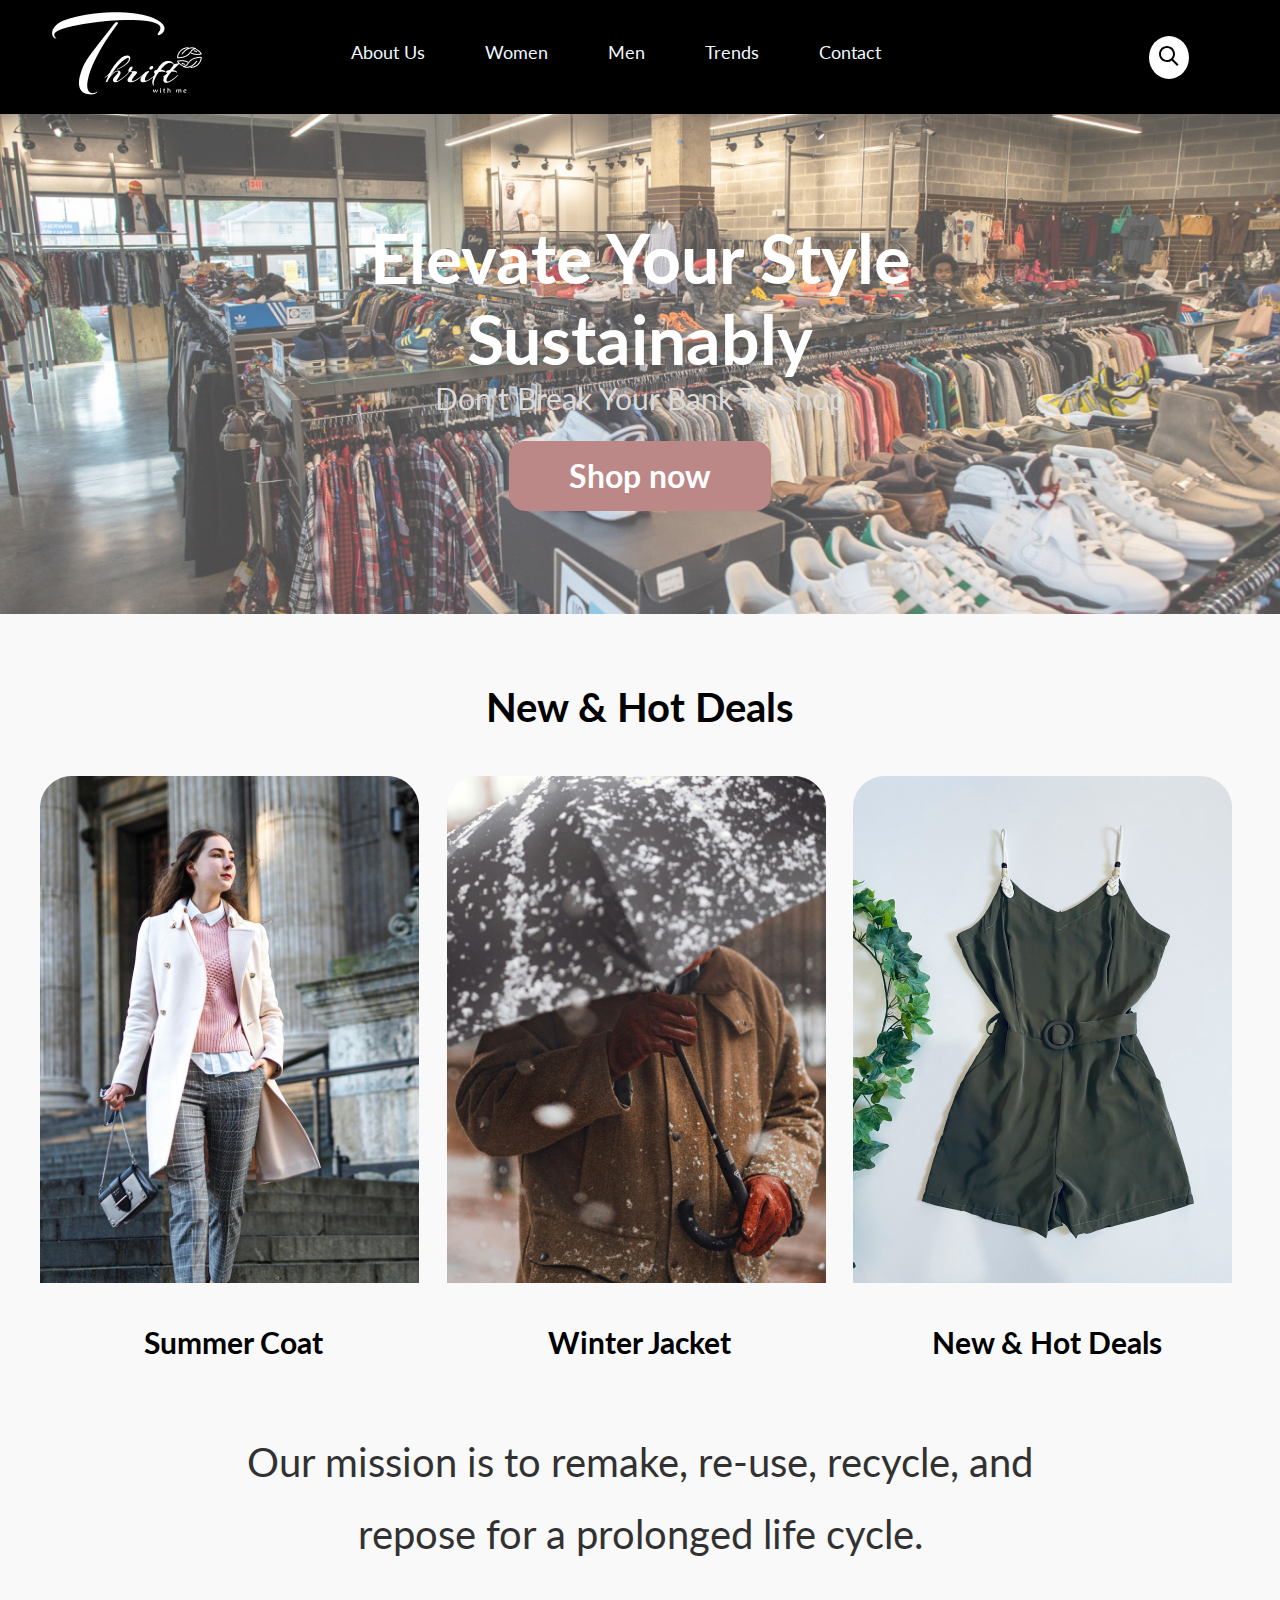
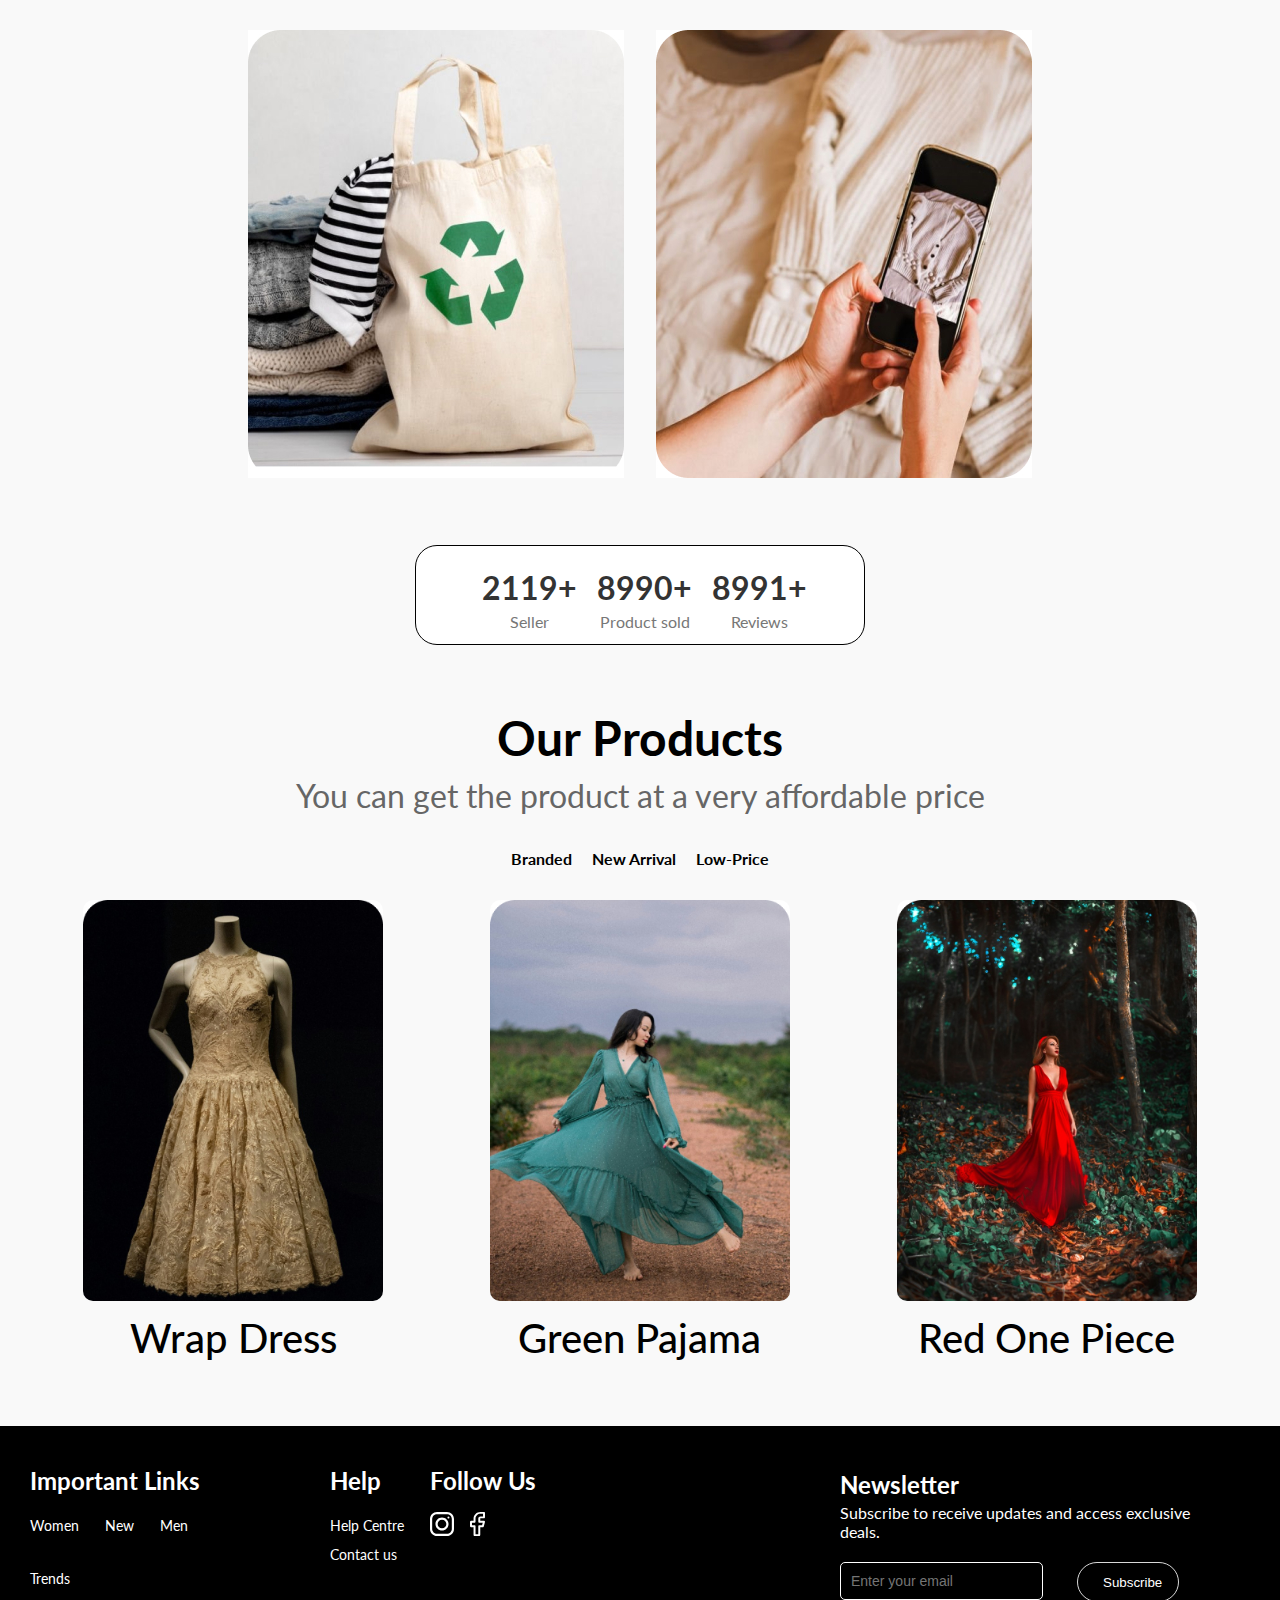
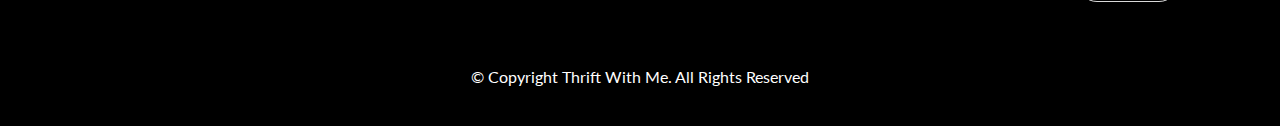
<file: index.html>
<!DOCTYPE html>
<html lang="en">

<head>
	<meta charset="UTF-8">
	<meta name="viewport" content="width=device-width, initial-scale=1.0">
	<title>Thrift with Me</title>
	<link rel="preconnect" href="https://fonts.googleapis.com">
	<link rel="preconnect" href="https://fonts.gstatic.com" crossorigin>
	<link href="https://fonts.googleapis.com/css2?family=Lato:wght@400;700&display=swap" rel="stylesheet">
	<link rel="stylesheet" href="css/style.css">
</head>

<body>
	<div id="wrapper">
		<header class="siteheader">
			<div class="container">
				<div class="logo">
					<a href="index.html"><img src="images/logo.png" alt="logo image"></a>
				</div>
				<nav class="navlink">
					<ul class="navlist">
						<li><a href="about.html">About Us</a></li>
						<li><a href="product-list.html">Women</a></li>
						<li><a href="product-list.html">Men</a></li>
						<li><a href="product-list.html">Trends</a></li>
						<li><a href="contact.html">Contact</a></li>
					</ul>
				</nav>
				<div class="search-box">
					<input type="text" class="search-input" placeholder="Search anything">
					<button class="search-button">
						<svg class="search-icon" xmlns="http://www.w3.org/2000/svg" viewBox="0 0 24 24" width="24" height="24">
							<path d="M10 2C5.58 2 2 5.58 2 10s3.58 8 8 8c1.75 0 3.37-.57 4.67-1.53l5.43 5.43 1.41-1.41-5.43-5.43C17.43 13.37 18 11.75 18 10c0-4.42-3.58-8-8-8zm0 2c3.31 0 6 2.69 6 6s-2.69 6-6 6-6-2.69-6-6 2.69-6 6-6z" fill="#000000"></path>
						</svg>
					</button>
				</div>
				<div class="menu-icon">
					<div class="bar1"></div>
					<div class="bar2"></div>
					<div class="bar3"></div>
				  </div>
			</div>
		</header>
		<main class="sitemain">
			<div class="bannerspace">
				<img src="images/banner.jpg" alt="banner image">
				<img src="images/banner.webp" alt="banner image" class="mbl-img">
				<div class="caption">
					<div class="captiontext">
						<h1>Elevate Your Style Sustainably</h1>
						<span class="meta">Don't Break Your Bank To Shop</span>
						<a href="index.html" class="btn">Shop now</a>
					</div>
				</div>
			</div>
			<div class="hotdeals">
				<div class="container">
					<h1>New & Hot Deals</h1>
					<div class="hotdeal-grid">
						<div class="col">
							<a href="index.html"><img src="images/image3.png" alt="summer coat image"></a>
								<div class="coattext">
								<a href="index.html">
									<h2>Summer Coat</h2>
								</a>
							</div>
						</div>
						<div class="col">
							<a href="index.html"><img src="images/image6.png" alt="winter jacket image"></a>
							<div class="jackettext">
								<a href="index.html">
									<h2>Winter Jacket</h2>
								</a>
							</div>
						</div>
						<div class="col">
							<a href="index.html"><img src="images/image4.png" alt="new hot deal image"></a>
							<div class="newhot-deals">
								<a href="index.html">
									<h2>New & Hot Deals</h2>
								</a>
							</div>
						</div>
					</div>
				</div>
			</div>
			<div class="container">
				<div class="mission">
					<p>Our mission is to remake, re-use, recycle, and repose for a prolonged life cycle.</p>
				</div>
				<div class="middleimg">
					<div class="bag">
						<a href="index.html"><img src="images/bag.jpg" alt="bag image"></a>
					</div>
					<div class="camera">
						<a href="index.html"><img src="images/phone.jpg" alt="phone image"></a>
					</div>
				</div>
			</div>
			<div class="table">
				<div class="stats-container">
					<div class="stat">
						<span class="no">2119+</span>
						<span class="text">Seller</span>
					</div>
					<div class="stat">
						<span class="no">8990+</span>
						<span class="text">Product sold</span>
					</div>
					<div class="stat">
						<span class="no">8991+</span>
						<span class="text">Reviews</span>
					</div>
				</div>
			</div>
			<div class="container">
				<div class="our-products">
					<h2>Our Products</h2>
					<p>You can get the product at a very affordable price</p>
					<ul class="categories">
						<li><a href="index.html">Branded</a></li>
						<li><a href="index.html">New Arrival</a></li>
						<li><a href="index.html">Low-Price</a></li>
					</ul>
					<div class="products">
						<div class="product">
							<a href="index.html"><img src="images/greendres.jpg" alt="green dress image"></a>
							<h3>Wrap Dress</h3>
						</div>
						<div class="product">
							<a href="index.html"><img src="images/greendress.jpg" alt="green pajama image"></a>
							<h3>Green Pajama</h3>
						</div>
						<div class="product">
							<a href="index.html"><img src="images/reddress.jpg" alt="red dress image"></a>
							<h3>Red One Piece</h3>
						</div>
					</div>
				</div>
			</div>
		</main>
		<footer class="sitefooter">
			<div class="container">
				<div class="row">
						<div class="footer-col">
							<div class="important-link">
							<p>Important Links</p>
							</div>
							<ul class="same">
								<li><a href="product-list.html">Women</a></li>
								<li><a href="index.html">New</a></li>
								<li><a href="index.html">Men</a></li>
								<li><a href="index.html">Trends</a></li>
							</ul>
						</div>
						<div class="footer-col">
							<h4>Help</h4>
							<ul class="foot">
								<li><a href="index.html">Help Centre</a></li>
								<li><a href="contact.html">Contact us</a></li>
							</ul>
						</div>
						<div class="footer-col">
							<div class="to-fix">
							<h4>Follow Us</h4>
							<div class="social-icon">
								<div class="svg_instagram">
									<svg width="24" height="24" viewBox="0 0 24 24" fill="none" xmlns="http://www.w3.org/2000/svg">
										<path d="M7.05709 0C3.18327 0 0 3.17891 0 7.05709V16.9429C0 20.8167 3.17891 24 7.05709 24H16.9429C20.8167 24 24 20.8211 24 16.9429V7.05818C24 3.18327 20.8211 0 16.9429 0H7.05709ZM7.05709 2.18182H16.9429C17.5834 2.18096 18.2177 2.30647 18.8096 2.55117C19.4015 2.79587 19.9393 3.15495 20.3922 3.60783C20.8451 4.06071 21.2041 4.5985 21.4488 5.19039C21.6935 5.78227 21.819 6.41662 21.8182 7.05709V16.9429C21.819 17.5834 21.6935 18.2177 21.4488 18.8096C21.2041 19.4015 20.8451 19.9393 20.3922 20.3922C19.9393 20.845 19.4015 21.2041 18.8096 21.4488C18.2177 21.6935 17.5834 21.819 16.9429 21.8182H7.05818C6.41762 21.8192 5.78315 21.6938 5.19114 21.4491C4.59913 21.2045 4.06121 20.8455 3.60822 20.3926C3.15522 19.9397 2.79604 19.4018 2.55128 18.8099C2.30651 18.2179 2.18096 17.5835 2.18182 16.9429V7.05818C2.18081 6.41762 2.30622 5.78315 2.55086 5.19114C2.79549 4.59913 3.15455 4.06121 3.60744 3.60822C4.06034 3.15522 4.59818 2.79604 5.19013 2.55127C5.78209 2.30651 6.41653 2.18096 7.05709 2.18182ZM18.4429 4.56873C18.313 4.56815 18.1842 4.59332 18.064 4.64279C17.9438 4.69225 17.8346 4.76503 17.7427 4.85692C17.6509 4.94882 17.5781 5.058 17.5286 5.17818C17.4791 5.29835 17.454 5.42713 17.4545 5.55709C17.4545 6.10691 17.8931 6.54545 18.4429 6.54545C18.573 6.54618 18.7019 6.52111 18.8222 6.47171C18.9425 6.42231 19.0518 6.34955 19.1438 6.25765C19.2358 6.16574 19.3087 6.0565 19.3582 5.93626C19.4077 5.81601 19.4329 5.68714 19.4324 5.55709C19.4329 5.42704 19.4077 5.29817 19.3582 5.17792C19.3087 5.05768 19.2358 4.94844 19.1438 4.85653C19.0518 4.76463 18.9425 4.69187 18.8222 4.64247C18.7019 4.59307 18.573 4.568 18.4429 4.56873ZM12 5.45455C8.4 5.45455 5.45455 8.4 5.45455 12C5.45455 15.6 8.4 18.5455 12 18.5455C15.6 18.5455 18.5455 15.6 18.5455 12C18.5455 8.4 15.6 5.45455 12 5.45455ZM12 7.63636C14.4251 7.63636 16.3636 9.57491 16.3636 12C16.3636 14.4251 14.4251 16.3636 12 16.3636C9.57491 16.3636 7.63636 14.4251 7.63636 12C7.63636 9.57491 9.57491 7.63636 12 7.63636Z" fill="white"/>
									</svg>
								</div>
								<div class="svg_facebook">
									<svg width="15" height="24" viewBox="0 0 15 24" fill="none" xmlns="http://www.w3.org/2000/svg">
										<path fill-rule="evenodd" clip-rule="evenodd" d="M5.57611 1.89292C6.87138 0.681103 8.62821 0.000202767 10.4601 0H14.0126C14.2744 0 14.5254 0.0972524 14.7104 0.270363C14.8955 0.443473 14.9995 0.678262 14.9995 0.923077V5.35385C14.9995 5.59866 14.8955 5.83345 14.7104 6.00656C14.5254 6.17967 14.2744 6.27692 14.0126 6.27692H10.4601C10.4342 6.27692 10.4086 6.2817 10.3846 6.29098C10.3607 6.30025 10.3389 6.31385 10.3206 6.331C10.3023 6.34814 10.2877 6.36849 10.2778 6.39089C10.2679 6.41329 10.2628 6.43729 10.2628 6.46154V8.86154H14.0126C14.1627 8.86146 14.3107 8.89338 14.4456 8.95487C14.5804 9.01636 14.6985 9.1058 14.7909 9.21639C14.8832 9.32698 14.9474 9.45581 14.9785 9.59309C15.0097 9.73037 15.0069 9.87248 14.9705 10.0086L13.7863 14.4394C13.7329 14.6392 13.6096 14.8165 13.4361 14.9432C13.2625 15.0698 13.0486 15.1386 12.8285 15.1385H10.2628V23.0769C10.2628 23.3217 10.1588 23.5565 9.97375 23.7296C9.78869 23.9028 9.53769 24 9.27598 24H4.53931C4.27759 24 4.02659 23.9028 3.84153 23.7296C3.65647 23.5565 3.5525 23.3217 3.5525 23.0769V15.1385H0.986806C0.725089 15.1385 0.474091 15.0412 0.289029 14.8681C0.103967 14.695 0 14.4602 0 14.2154V9.78462C0 9.66339 0.0255244 9.54336 0.075116 9.43137C0.124708 9.31938 0.197395 9.21762 0.289029 9.1319C0.380662 9.04619 0.489447 8.97819 0.609172 8.9318C0.728896 8.88542 0.857217 8.86154 0.986806 8.86154H3.5525V6.46154C3.55272 4.74791 4.28063 3.10454 5.57611 1.89292ZM10.4601 1.84615C9.15156 1.84615 7.89657 2.33242 6.97126 3.19797C6.04595 4.06352 5.52611 5.23746 5.52611 6.46154V9.78462C5.52611 10.0294 5.42215 10.2642 5.23709 10.4373C5.05202 10.6104 4.80102 10.7077 4.53931 10.7077H1.97361V13.2923H4.53931C4.80102 13.2923 5.05202 13.3896 5.23709 13.5627C5.42215 13.7358 5.52611 13.9706 5.52611 14.2154V22.1538H8.28917V14.2154C8.28917 13.9706 8.39314 13.7358 8.5782 13.5627C8.76326 13.3896 9.01426 13.2923 9.27598 13.2923H12.0575L12.7482 10.7077H9.27598C9.01426 10.7077 8.76326 10.6104 8.5782 10.4373C8.39314 10.2642 8.28917 10.0294 8.28917 9.78462V6.46154C8.28917 5.92295 8.5179 5.40641 8.92503 5.02557C9.33217 4.64472 9.88437 4.43077 10.4601 4.43077H13.0258V1.84615H10.4601Z" fill="white"/>
										</svg>
								</div>
							</div>	
							</div>
						</div>
					<div class="newsletter">
						<h4>Newsletter</h4>
						<p>Subscribe to receive updates and access exclusive deals.</p>
						<form action="index.html" class="newsletter-form">
							<input type="email" placeholder="Enter your email" class="newsletter-input">
							<button type="submit" class="subscribe-button">Subscribe</button>
						</form>
					</div>
				</div>
				<div class="footer-bottom">
					<p>&copy; Copyright Thrift With Me. All Rights Reserved</p>
				</div>
			</div>
		</footer>
		</div>
</body>
</html>
</file>
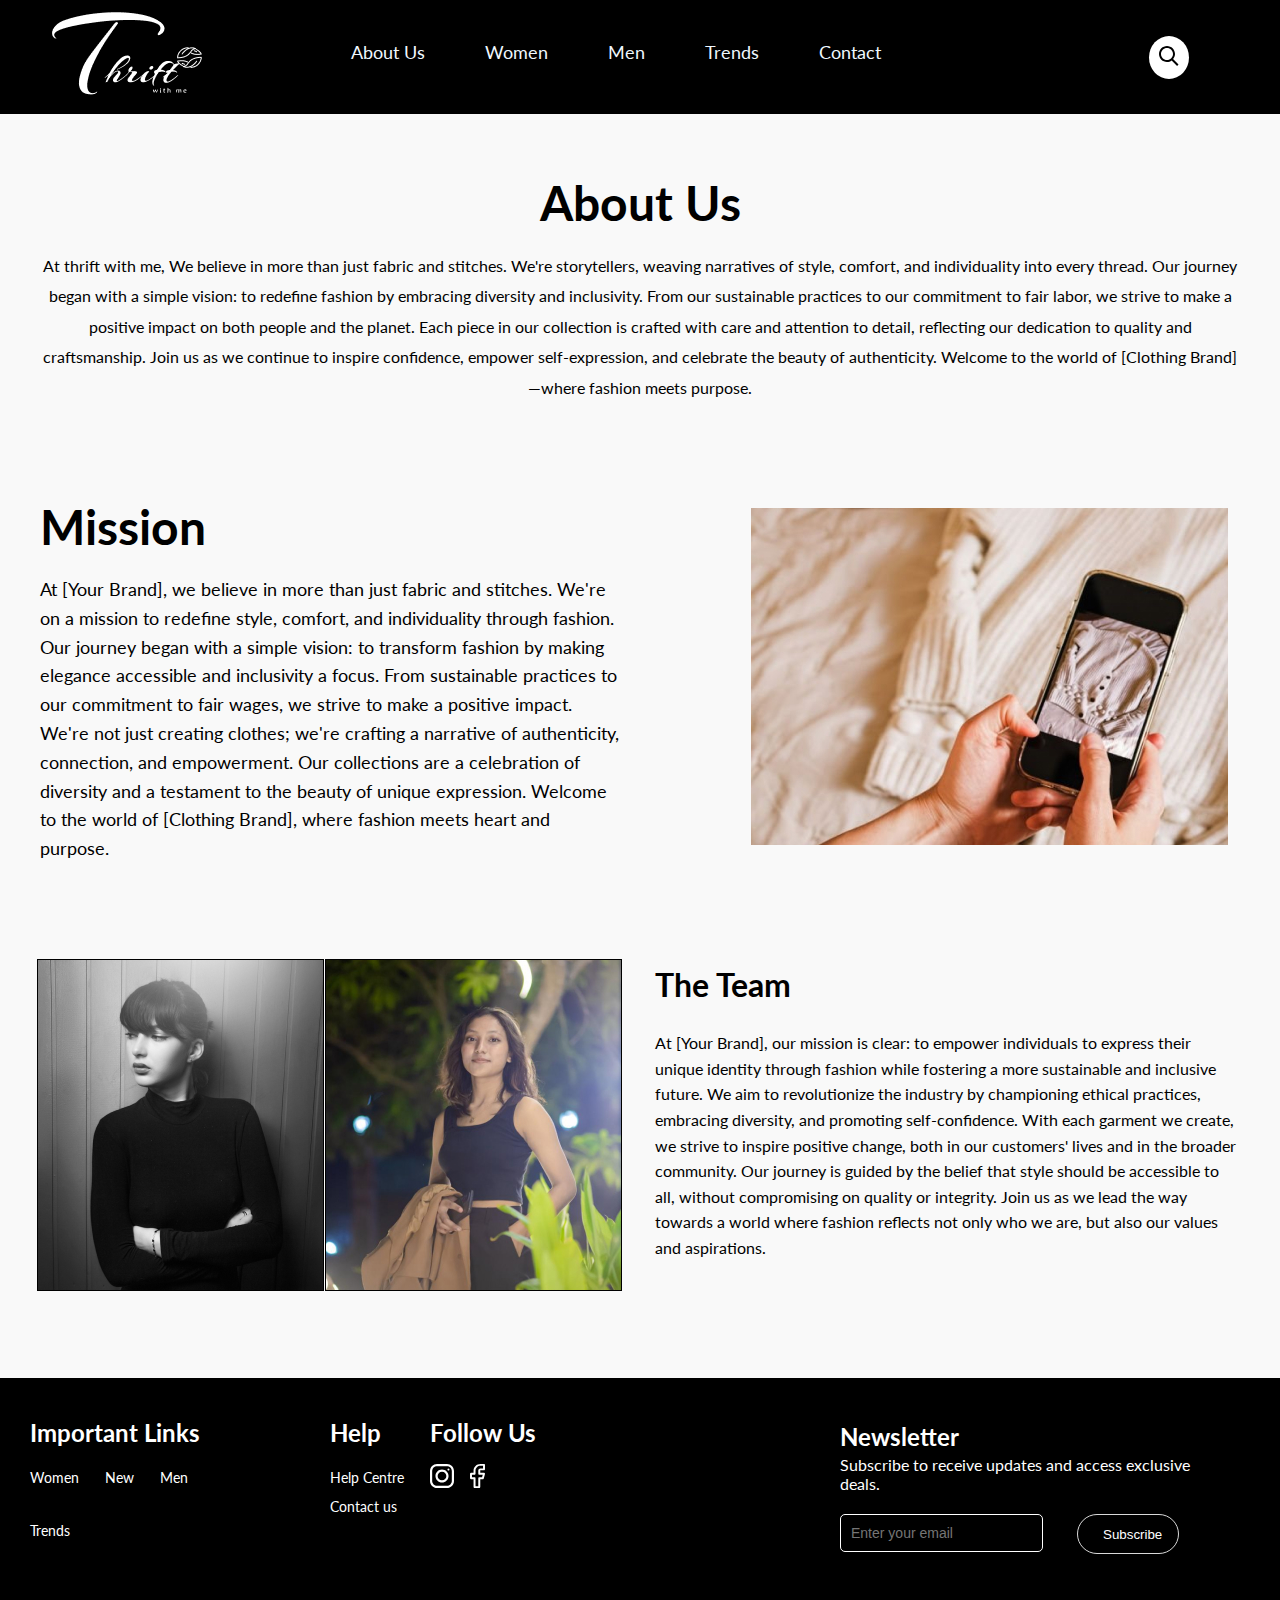
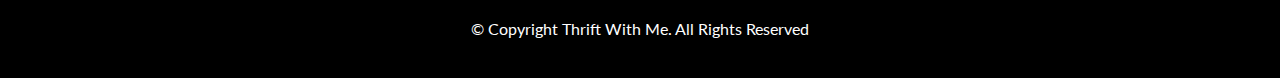
<file: about.html>
<!DOCTYPE html>
<html lang="en">

<head>
	<meta charset="UTF-8">
	<meta name="viewport" content="width=device-width, initial-scale=1.0">
	<title>About us</title>
	<link rel="preconnect" href="https://fonts.googleapis.com">
	<link rel="preconnect" href="https://fonts.gstatic.com" crossorigin>
	<link href="https://fonts.googleapis.com/css2?family=Lato:wght@400;700&display=swap" rel="stylesheet">
	<link rel="stylesheet" href="css/style.css">
</head>

<body>
	<div id="wrapper">
		<header class="siteheader">
			<div class="container">
				<div class="logo">
					<a href="index.html"><img src="images/logo.png" alt="logo image"></a>
				</div>
				<nav class="navlink">
					<ul class="navlist">
						<li><a href="index.html">About Us</a></li>
						<li><a href="index.html">Women</a></li>
						<li><a href="index.html">Men</a></li>
						<li><a href="index.html">Trends</a></li>
						<li><a href="index.html">Contact</a></li>
					</ul>
				</nav>
				<div class="search-box">
					<input type="text" class="search-input" placeholder="Search anything">
					<button class="search-button">
						<svg class="search-icon" xmlns="http://www.w3.org/2000/svg" viewBox="0 0 24 24" width="24"
							height="24">
							<path
								d="M10 2C5.58 2 2 5.58 2 10s3.58 8 8 8c1.75 0 3.37-.57 4.67-1.53l5.43 5.43 1.41-1.41-5.43-5.43C17.43 13.37 18 11.75 18 10c0-4.42-3.58-8-8-8zm0 2c3.31 0 6 2.69 6 6s-2.69 6-6 6-6-2.69-6-6 2.69-6 6-6z"
								fill="#000000"></path>
						</svg>
					</button>
				</div>
				<div class="menu-icon">
					<div class="bar1"></div>
					<div class="bar2"></div>
					<div class="bar3"></div>
				  </div>
			</div>
		</header>
	</div>
	<main class="sitemain">
		<div class="container">
			<div class="about">
				<h1>About Us</h1>
				<p>At thrift with me, We believe in more than just fabric and stitches. We're storytellers, weaving
					narratives of style, comfort, and individuality into every thread. Our journey began with a simple
					vision: to redefine fashion by embracing diversity and inclusivity. From our sustainable practices
					to our commitment to fair labor, we strive to make a positive impact on both people and the planet.
					Each piece in our collection is crafted with care and attention to detail, reflecting our dedication
					to quality and craftsmanship. Join us as we continue to inspire confidence, empower self-expression,
					and celebrate the beauty of authenticity. Welcome to the world of [Clothing Brand]—where fashion
					meets purpose.</p>
			</div>
		</div>

		<div class="container">
			<div class="mission-section">
				<div class="text">
					<h1>Mission</h1>
					<p>
						At [Your Brand], we believe in more than just fabric and stitches. We're
						on a mission to redefine style, comfort, and individuality through
						fashion. Our journey began with a simple vision: to transform fashion by
						making elegance accessible and inclusivity a focus. From sustainable
						practices to our commitment to fair wages, we strive to make a positive
						impact. We're not just creating clothes; we're crafting a narrative of
						authenticity, connection, and empowerment. Our collections are a
						celebration of diversity and a testament to the beauty of unique
						expression. Welcome to the world of [Clothing Brand], where fashion meets
						heart and purpose.
					</p>
				</div>
				<div class="image">
					<img src="images/Aboutus.jpg" alt="Mission Image">
				</div>
			</div>
			<div class="team-section">
				<div class="team-content">
					<div class="team-images">
						<img src="images/team.jpg" alt="Team Member 2">
						<img src="images/shila.jpg" alt="Team Member 1">

					</div>
					<div class="team-text">
						<h1>The Team</h1>
						<p>
							At [Your Brand], our mission is clear: to empower individuals to
							express their unique identity through fashion while fostering a
							more sustainable and inclusive future. We aim to revolutionize
							the industry by championing ethical practices, embracing diversity,
							and promoting self-confidence. With each garment we create, we strive
							to inspire positive change, both in our customers' lives and in the
							broader community. Our journey is guided by the belief that style
							should be accessible to all, without compromising on quality or
							integrity. Join us as we lead the way towards a world where fashion
							reflects not only who we are, but also our values and aspirations.
						</p>
					</div>
				</div>
			</div>
		</div>
	</main>
	<footer class="sitefooter">
		<div class="container">
			<div class="row">
				<div class="footer-col">
					<div class="important-link">
						<p>Important Links</p>
					</div>
					<ul class="same">
						<li><a href="product-list.html">Women</a></li>
						<li><a href="index.html">New</a></li>
						<li><a href="index.html">Men</a></li>
						<li><a href="index.html">Trends</a></li>
					</ul>
				</div>
				<div class="footer-col">
					<h4>Help</h4>
					<ul class="foot">
						<li><a href="index.html">Help Centre</a></li>
						<li><a href="contact.html">Contact us</a></li>
					</ul>
				</div>
				<div class="footer-col">
					<div class="to-fix">
						<h4>Follow Us</h4>
						<div class="social-icon">
							<div class="svg_instagram">
								<svg width="24" height="24" viewBox="0 0 24 24" fill="none"
									xmlns="http://www.w3.org/2000/svg">
									<path
										d="M7.05709 0C3.18327 0 0 3.17891 0 7.05709V16.9429C0 20.8167 3.17891 24 7.05709 24H16.9429C20.8167 24 24 20.8211 24 16.9429V7.05818C24 3.18327 20.8211 0 16.9429 0H7.05709ZM7.05709 2.18182H16.9429C17.5834 2.18096 18.2177 2.30647 18.8096 2.55117C19.4015 2.79587 19.9393 3.15495 20.3922 3.60783C20.8451 4.06071 21.2041 4.5985 21.4488 5.19039C21.6935 5.78227 21.819 6.41662 21.8182 7.05709V16.9429C21.819 17.5834 21.6935 18.2177 21.4488 18.8096C21.2041 19.4015 20.8451 19.9393 20.3922 20.3922C19.9393 20.845 19.4015 21.2041 18.8096 21.4488C18.2177 21.6935 17.5834 21.819 16.9429 21.8182H7.05818C6.41762 21.8192 5.78315 21.6938 5.19114 21.4491C4.59913 21.2045 4.06121 20.8455 3.60822 20.3926C3.15522 19.9397 2.79604 19.4018 2.55128 18.8099C2.30651 18.2179 2.18096 17.5835 2.18182 16.9429V7.05818C2.18081 6.41762 2.30622 5.78315 2.55086 5.19114C2.79549 4.59913 3.15455 4.06121 3.60744 3.60822C4.06034 3.15522 4.59818 2.79604 5.19013 2.55127C5.78209 2.30651 6.41653 2.18096 7.05709 2.18182ZM18.4429 4.56873C18.313 4.56815 18.1842 4.59332 18.064 4.64279C17.9438 4.69225 17.8346 4.76503 17.7427 4.85692C17.6509 4.94882 17.5781 5.058 17.5286 5.17818C17.4791 5.29835 17.454 5.42713 17.4545 5.55709C17.4545 6.10691 17.8931 6.54545 18.4429 6.54545C18.573 6.54618 18.7019 6.52111 18.8222 6.47171C18.9425 6.42231 19.0518 6.34955 19.1438 6.25765C19.2358 6.16574 19.3087 6.0565 19.3582 5.93626C19.4077 5.81601 19.4329 5.68714 19.4324 5.55709C19.4329 5.42704 19.4077 5.29817 19.3582 5.17792C19.3087 5.05768 19.2358 4.94844 19.1438 4.85653C19.0518 4.76463 18.9425 4.69187 18.8222 4.64247C18.7019 4.59307 18.573 4.568 18.4429 4.56873ZM12 5.45455C8.4 5.45455 5.45455 8.4 5.45455 12C5.45455 15.6 8.4 18.5455 12 18.5455C15.6 18.5455 18.5455 15.6 18.5455 12C18.5455 8.4 15.6 5.45455 12 5.45455ZM12 7.63636C14.4251 7.63636 16.3636 9.57491 16.3636 12C16.3636 14.4251 14.4251 16.3636 12 16.3636C9.57491 16.3636 7.63636 14.4251 7.63636 12C7.63636 9.57491 9.57491 7.63636 12 7.63636Z"
										fill="white" />
								</svg>
							</div>
							<div class="svg_facebook">
								<svg width="15" height="24" viewBox="0 0 15 24" fill="none"
									xmlns="http://www.w3.org/2000/svg">
									<path fill-rule="evenodd" clip-rule="evenodd"
										d="M5.57611 1.89292C6.87138 0.681103 8.62821 0.000202767 10.4601 0H14.0126C14.2744 0 14.5254 0.0972524 14.7104 0.270363C14.8955 0.443473 14.9995 0.678262 14.9995 0.923077V5.35385C14.9995 5.59866 14.8955 5.83345 14.7104 6.00656C14.5254 6.17967 14.2744 6.27692 14.0126 6.27692H10.4601C10.4342 6.27692 10.4086 6.2817 10.3846 6.29098C10.3607 6.30025 10.3389 6.31385 10.3206 6.331C10.3023 6.34814 10.2877 6.36849 10.2778 6.39089C10.2679 6.41329 10.2628 6.43729 10.2628 6.46154V8.86154H14.0126C14.1627 8.86146 14.3107 8.89338 14.4456 8.95487C14.5804 9.01636 14.6985 9.1058 14.7909 9.21639C14.8832 9.32698 14.9474 9.45581 14.9785 9.59309C15.0097 9.73037 15.0069 9.87248 14.9705 10.0086L13.7863 14.4394C13.7329 14.6392 13.6096 14.8165 13.4361 14.9432C13.2625 15.0698 13.0486 15.1386 12.8285 15.1385H10.2628V23.0769C10.2628 23.3217 10.1588 23.5565 9.97375 23.7296C9.78869 23.9028 9.53769 24 9.27598 24H4.53931C4.27759 24 4.02659 23.9028 3.84153 23.7296C3.65647 23.5565 3.5525 23.3217 3.5525 23.0769V15.1385H0.986806C0.725089 15.1385 0.474091 15.0412 0.289029 14.8681C0.103967 14.695 0 14.4602 0 14.2154V9.78462C0 9.66339 0.0255244 9.54336 0.075116 9.43137C0.124708 9.31938 0.197395 9.21762 0.289029 9.1319C0.380662 9.04619 0.489447 8.97819 0.609172 8.9318C0.728896 8.88542 0.857217 8.86154 0.986806 8.86154H3.5525V6.46154C3.55272 4.74791 4.28063 3.10454 5.57611 1.89292ZM10.4601 1.84615C9.15156 1.84615 7.89657 2.33242 6.97126 3.19797C6.04595 4.06352 5.52611 5.23746 5.52611 6.46154V9.78462C5.52611 10.0294 5.42215 10.2642 5.23709 10.4373C5.05202 10.6104 4.80102 10.7077 4.53931 10.7077H1.97361V13.2923H4.53931C4.80102 13.2923 5.05202 13.3896 5.23709 13.5627C5.42215 13.7358 5.52611 13.9706 5.52611 14.2154V22.1538H8.28917V14.2154C8.28917 13.9706 8.39314 13.7358 8.5782 13.5627C8.76326 13.3896 9.01426 13.2923 9.27598 13.2923H12.0575L12.7482 10.7077H9.27598C9.01426 10.7077 8.76326 10.6104 8.5782 10.4373C8.39314 10.2642 8.28917 10.0294 8.28917 9.78462V6.46154C8.28917 5.92295 8.5179 5.40641 8.92503 5.02557C9.33217 4.64472 9.88437 4.43077 10.4601 4.43077H13.0258V1.84615H10.4601Z"
										fill="white" />
								</svg>
							</div>
						</div>
					</div>
				</div>
				<div class="newsletter">
					<h4>Newsletter</h4>
					<p>Subscribe to receive updates and access exclusive deals.</p>
					<form action="index.html" class="newsletter-form">
						<input type="email" placeholder="Enter your email" class="newsletter-input">
						<button type="submit" class="subscribe-button">Subscribe</button>
					</form>
				</div>
			</div>
			<div class="footer-bottom">
				<p>&copy; Copyright Thrift With Me. All Rights Reserved</p>
			</div>
		</div>
	</footer>

</body>

</html>
</file>
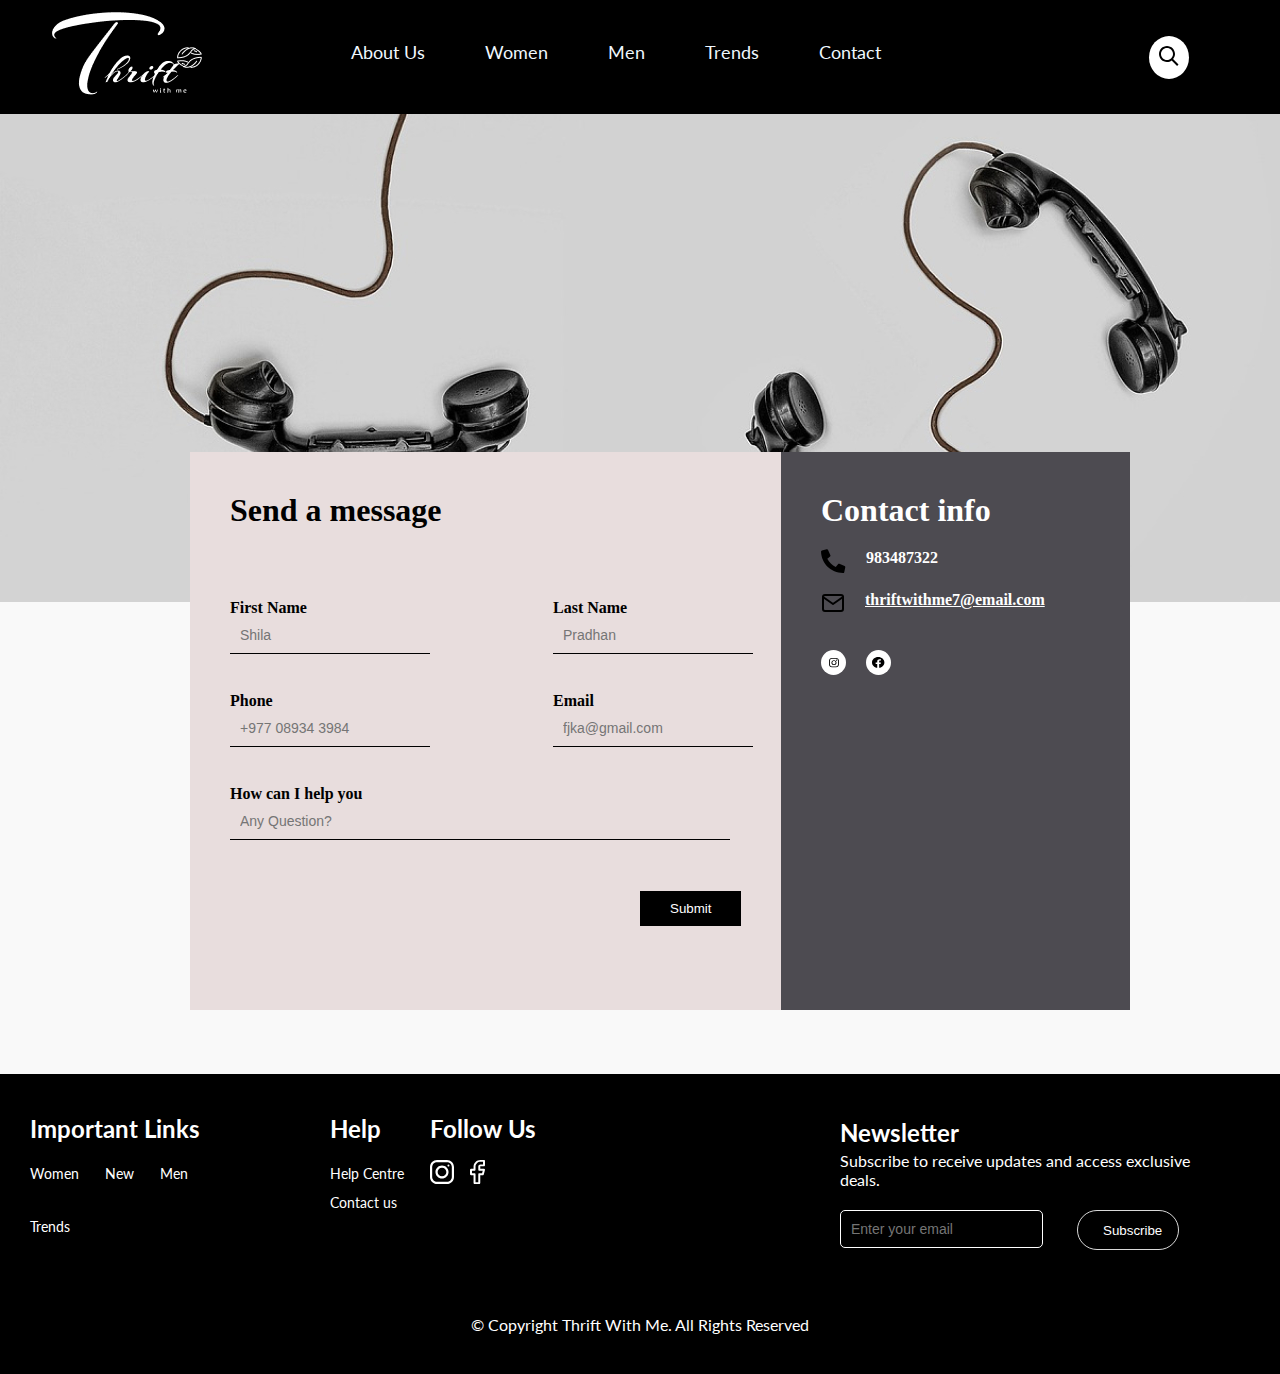
<file: contact.html>
<!DOCTYPE html>
<html lang="en">

<head>
    <meta charset="UTF-8">
    <meta name="viewport" content="width=device-width, initial-scale=1.0">
    <title>Contact US</title>
    <link rel="preconnect" href="https://fonts.googleapis.com">
    <link rel="preconnect" href="https://fonts.gstatic.com" crossorigin>
    <link href="https://fonts.googleapis.com/css2?family=Lato:wght@400;700&display=swap" rel="stylesheet">
    <link rel="stylesheet" href="css/style.css">
</head>

<body>
    <div id="wrapper">
        <header class="siteheader">
            <div class="container">
                <div class="logo">
                    <a href="index.html"><img src="images/logo.png" alt="logo image"></a>
                </div>
                <nav class="navlink">
                    <ul class="navlist">
                        <li><a href="index.html">About Us</a></li>
                        <li><a href="index.html">Women</a></li>
                        <li><a href="index.html">Men</a></li>
                        <li><a href="index.html">Trends</a></li>
                        <li><a href="index.html">Contact</a></li>
                    </ul>
                </nav>
                <div class="search-box">
                    <input type="text" class="search-input" placeholder="Search anything">
                    <button class="search-button">
                        <svg class="search-icon" xmlns="http://www.w3.org/2000/svg" viewBox="0 0 24 24" width="24"
                            height="24">
                            <path
                                d="M10 2C5.58 2 2 5.58 2 10s3.58 8 8 8c1.75 0 3.37-.57 4.67-1.53l5.43 5.43 1.41-1.41-5.43-5.43C17.43 13.37 18 11.75 18 10c0-4.42-3.58-8-8-8zm0 2c3.31 0 6 2.69 6 6s-2.69 6-6 6-6-2.69-6-6 2.69-6 6-6z"
                                fill="#000000"></path>
                        </svg>
                    </button>
                </div>
                <div class="menu-icon">
					<div class="bar1"></div>
					<div class="bar2"></div>
					<div class="bar3"></div>
				  </div>
            </div>
        </header>
        <main class="sitemain">
            <div class="telephone">
                <a href="index.html"><img src="images/telephone.jpg" alt="Telephone imgae"></a>
            </div>
            <div class="container">
                <div class="contact-box">
                    <div class="contact-left">
                        <h1>Send a message</h1>
                        <form action="#">
                            <div class="input-row">
                                <div class="input-group">
                                    <label>First Name</label>
                                    <input type="text" class="first-name" name="first-name" placeholder="Shila">
                                </div>
                                <div class="input-group">
                                    <label>Last Name</label>
                                    <input type="text" id="last-name" name="last-name" placeholder="Pradhan">
                                </div>
                            </div>
                            <div class="input-row">
                                <div class="input-group">
                                    <label>Phone</label>
                                    <input type="text" placeholder="+977 08934 3984">
                                </div>
                                <div class="input-group ">
                                    <label> Email</label>
                                    <input type="email" placeholder="fjka@gmail.com">
                                </div>
                            </div>
                            <div class="form-row">
                                <div class="help">
                                    <label for="message">How can I help you</label>
                                    
                                    <input type="text" class="line" id= "message" placeholder="Any Question?">
                                </div>
                            </div>
                            <button type="submit" class="contact-button">Submit</button>
                        </form>
                    </div>
                    <div class="contact-right">
                        <h1>Contact info</h1>
                        <div class="contact-info">
                            <div class="call">
                                <svg width="25" height="25" viewBox="0 0 25 25" fill="none"
                                    xmlns="http://www.w3.org/2000/svg">
                                    <path
                                        d="M23.2503 23.1402L24.2897 18.2508C24.4022 17.7196 24.1162 17.1797 23.6156 16.9708L18.3267 14.7924C17.8639 14.6018 17.3272 14.7403 17.02 15.1335L14.7451 18.0052C11.1206 16.3667 8.07858 13.4593 6.29406 9.81299L9.09358 7.44989C9.477 7.12592 9.59886 6.58986 9.39395 6.13323L7.0521 0.914644C6.82301 0.416155 6.27447 0.147012 5.74698 0.276046L0.892267 1.46693C0.388129 1.59096 0.0304418 2.04584 0.0397348 2.57544C0.25035 14.578 10.1468 24.1898 22.1689 24.0268C22.6938 24.0197 23.1421 23.6527 23.2503 23.1402Z"
                                        fill="black" />
                                </svg>
                                <div> 983487322 </div>
                            </div>
                            <div class="msg">
                                <svg width="24" height="24" viewBox="0 0 24 24" fill="none"
                                    xmlns="http://www.w3.org/2000/svg">
                                    <path
                                        d="M4 4H20C21.1 4 22 4.9 22 6V18C22 19.1 21.1 20 20 20H4C2.9 20 2 19.1 2 18V6C2 4.9 2.9 4 4 4Z"
                                        stroke="black" stroke-width="2" stroke-linecap="round"
                                        stroke-linejoin="round" />
                                    <path d="M22 6L12 13L2 6" stroke="black" stroke-width="2" stroke-linecap="round"
                                        stroke-linejoin="round" />
                                </svg>
                                <div><u>thriftwithme7@email.com</u></div>
                            </div>
                        </div>
                        <div class="social-m">
                            <div class="contact-sm">
                                <svg width="10" height="10" viewBox="0 0 10 10" fill="none"
                                    xmlns="http://www.w3.org/2000/svg">
                                    <path
                                        d="M4.9773 2.25627C3.56521 2.25627 2.4262 3.31647 2.4262 4.63086C2.4262 5.94526 3.56521 7.00545 4.9773 7.00545C6.3894 7.00545 7.5284 5.94526 7.5284 4.63086C7.5284 3.31647 6.3894 2.25627 4.9773 2.25627ZM4.9773 6.17466C4.06477 6.17466 3.31876 5.48233 3.31876 4.63086C3.31876 3.7794 4.06255 3.08707 4.9773 3.08707C5.89205 3.08707 6.63585 3.7794 6.63585 4.63086C6.63585 5.48233 5.88983 6.17466 4.9773 6.17466ZM8.22778 2.15914C8.22778 2.46707 7.96135 2.713 7.63275 2.713C7.30193 2.713 7.03772 2.46501 7.03772 2.15914C7.03772 1.85328 7.30415 1.60528 7.63275 1.60528C7.96135 1.60528 8.22778 1.85328 8.22778 2.15914ZM9.91741 2.72127C9.87967 1.97934 9.6976 1.32214 9.11367 0.78068C8.53196 0.239216 7.82591 0.0697497 7.02883 0.0325499C6.20733 -0.01085 3.74505 -0.01085 2.92355 0.0325499C2.12869 0.067683 1.42264 0.237149 0.838709 0.778613C0.254777 1.32008 0.0749343 1.97727 0.0349693 2.7192C-0.0116564 3.48387 -0.0116564 5.77579 0.0349693 6.54045C0.072714 7.28238 0.254777 7.93958 0.838709 8.48105C1.42264 9.02251 2.12647 9.19198 2.92355 9.22918C3.74505 9.27258 6.20733 9.27258 7.02883 9.22918C7.82591 9.19404 8.53196 9.02458 9.11367 8.48105C9.69538 7.93958 9.87745 7.28238 9.91741 6.54045C9.96404 5.77579 9.96404 3.48593 9.91741 2.72127ZM8.85612 7.36092C8.68294 7.76598 8.34768 8.07805 7.91028 8.24131C7.2553 8.48311 5.70111 8.42731 4.9773 8.42731C4.25349 8.42731 2.69708 8.48105 2.04432 8.24131C1.60914 8.08011 1.27388 7.76805 1.09848 7.36092C0.838709 6.75125 0.898656 5.30459 0.898656 4.63086C0.898656 3.95713 0.840929 2.50841 1.09848 1.90081C1.27166 1.49574 1.60692 1.18368 2.04432 1.02041C2.6993 0.778613 4.25349 0.834413 4.9773 0.834413C5.70111 0.834413 7.25752 0.78068 7.91028 1.02041C8.34546 1.18161 8.68072 1.49368 8.85612 1.90081C9.11589 2.51047 9.05594 3.95713 9.05594 4.63086C9.05594 5.30459 9.11589 6.75332 8.85612 7.36092Z"
                                        fill="black" />
                                </svg>
                            </div>
                            <div class="contact-sm">
                                <svg width="13" height="11" viewBox="0 0 13 11" fill="none"
                                    xmlns="http://www.w3.org/2000/svg">
                                    <path
                                        d="M12.391 5.44567C12.391 2.43738 9.61801 0 6.19549 0C2.77298 0 0 2.43738 0 5.44567C0 8.16367 2.2656 10.4166 5.22745 10.8255V7.01986H3.65359V5.44567H5.22745V4.24586C5.22745 2.88115 6.15178 2.12732 7.5675 2.12732C8.2455 2.12732 8.95449 2.2336 8.95449 2.2336V3.57306H8.17306C7.40362 3.57306 7.16354 3.9929 7.16354 4.42351V5.44567H8.88179L8.60699 7.01986H7.16354V10.8255C10.1254 10.4166 12.391 8.16367 12.391 5.44567Z"
                                        fill="black" />
                                </svg>
                            </div>
                        </div>
                    </div>
                </div>
            </div>
    </main>
    <footer class="sitefooter">
		<div class="container">
			<div class="row">
				<div class="footer-col">
					<div class="important-link">
						<p>Important Links</p>
					</div>
					<ul class="same">
						<li><a href="product-list.html">Women</a></li>
						<li><a href="index.html">New</a></li>
						<li><a href="index.html">Men</a></li>
						<li><a href="index.html">Trends</a></li>
					</ul>
				</div>
				<div class="footer-col">
					<h4>Help</h4>
					<ul class="foot">
						<li><a href="index.html">Help Centre</a></li>
						<li><a href="contact.html">Contact us</a></li>
					</ul>
				</div>
				<div class="footer-col">
					<div class="to-fix">
						<h4>Follow Us</h4>
						<div class="social-icon">
							<div class="svg_instagram">
								<svg width="24" height="24" viewBox="0 0 24 24" fill="none"
									xmlns="http://www.w3.org/2000/svg">
									<path
										d="M7.05709 0C3.18327 0 0 3.17891 0 7.05709V16.9429C0 20.8167 3.17891 24 7.05709 24H16.9429C20.8167 24 24 20.8211 24 16.9429V7.05818C24 3.18327 20.8211 0 16.9429 0H7.05709ZM7.05709 2.18182H16.9429C17.5834 2.18096 18.2177 2.30647 18.8096 2.55117C19.4015 2.79587 19.9393 3.15495 20.3922 3.60783C20.8451 4.06071 21.2041 4.5985 21.4488 5.19039C21.6935 5.78227 21.819 6.41662 21.8182 7.05709V16.9429C21.819 17.5834 21.6935 18.2177 21.4488 18.8096C21.2041 19.4015 20.8451 19.9393 20.3922 20.3922C19.9393 20.845 19.4015 21.2041 18.8096 21.4488C18.2177 21.6935 17.5834 21.819 16.9429 21.8182H7.05818C6.41762 21.8192 5.78315 21.6938 5.19114 21.4491C4.59913 21.2045 4.06121 20.8455 3.60822 20.3926C3.15522 19.9397 2.79604 19.4018 2.55128 18.8099C2.30651 18.2179 2.18096 17.5835 2.18182 16.9429V7.05818C2.18081 6.41762 2.30622 5.78315 2.55086 5.19114C2.79549 4.59913 3.15455 4.06121 3.60744 3.60822C4.06034 3.15522 4.59818 2.79604 5.19013 2.55127C5.78209 2.30651 6.41653 2.18096 7.05709 2.18182ZM18.4429 4.56873C18.313 4.56815 18.1842 4.59332 18.064 4.64279C17.9438 4.69225 17.8346 4.76503 17.7427 4.85692C17.6509 4.94882 17.5781 5.058 17.5286 5.17818C17.4791 5.29835 17.454 5.42713 17.4545 5.55709C17.4545 6.10691 17.8931 6.54545 18.4429 6.54545C18.573 6.54618 18.7019 6.52111 18.8222 6.47171C18.9425 6.42231 19.0518 6.34955 19.1438 6.25765C19.2358 6.16574 19.3087 6.0565 19.3582 5.93626C19.4077 5.81601 19.4329 5.68714 19.4324 5.55709C19.4329 5.42704 19.4077 5.29817 19.3582 5.17792C19.3087 5.05768 19.2358 4.94844 19.1438 4.85653C19.0518 4.76463 18.9425 4.69187 18.8222 4.64247C18.7019 4.59307 18.573 4.568 18.4429 4.56873ZM12 5.45455C8.4 5.45455 5.45455 8.4 5.45455 12C5.45455 15.6 8.4 18.5455 12 18.5455C15.6 18.5455 18.5455 15.6 18.5455 12C18.5455 8.4 15.6 5.45455 12 5.45455ZM12 7.63636C14.4251 7.63636 16.3636 9.57491 16.3636 12C16.3636 14.4251 14.4251 16.3636 12 16.3636C9.57491 16.3636 7.63636 14.4251 7.63636 12C7.63636 9.57491 9.57491 7.63636 12 7.63636Z"
										fill="white" />
								</svg>
							</div>
							<div class="svg_facebook">
								<svg width="15" height="24" viewBox="0 0 15 24" fill="none"
									xmlns="http://www.w3.org/2000/svg">
									<path fill-rule="evenodd" clip-rule="evenodd"
										d="M5.57611 1.89292C6.87138 0.681103 8.62821 0.000202767 10.4601 0H14.0126C14.2744 0 14.5254 0.0972524 14.7104 0.270363C14.8955 0.443473 14.9995 0.678262 14.9995 0.923077V5.35385C14.9995 5.59866 14.8955 5.83345 14.7104 6.00656C14.5254 6.17967 14.2744 6.27692 14.0126 6.27692H10.4601C10.4342 6.27692 10.4086 6.2817 10.3846 6.29098C10.3607 6.30025 10.3389 6.31385 10.3206 6.331C10.3023 6.34814 10.2877 6.36849 10.2778 6.39089C10.2679 6.41329 10.2628 6.43729 10.2628 6.46154V8.86154H14.0126C14.1627 8.86146 14.3107 8.89338 14.4456 8.95487C14.5804 9.01636 14.6985 9.1058 14.7909 9.21639C14.8832 9.32698 14.9474 9.45581 14.9785 9.59309C15.0097 9.73037 15.0069 9.87248 14.9705 10.0086L13.7863 14.4394C13.7329 14.6392 13.6096 14.8165 13.4361 14.9432C13.2625 15.0698 13.0486 15.1386 12.8285 15.1385H10.2628V23.0769C10.2628 23.3217 10.1588 23.5565 9.97375 23.7296C9.78869 23.9028 9.53769 24 9.27598 24H4.53931C4.27759 24 4.02659 23.9028 3.84153 23.7296C3.65647 23.5565 3.5525 23.3217 3.5525 23.0769V15.1385H0.986806C0.725089 15.1385 0.474091 15.0412 0.289029 14.8681C0.103967 14.695 0 14.4602 0 14.2154V9.78462C0 9.66339 0.0255244 9.54336 0.075116 9.43137C0.124708 9.31938 0.197395 9.21762 0.289029 9.1319C0.380662 9.04619 0.489447 8.97819 0.609172 8.9318C0.728896 8.88542 0.857217 8.86154 0.986806 8.86154H3.5525V6.46154C3.55272 4.74791 4.28063 3.10454 5.57611 1.89292ZM10.4601 1.84615C9.15156 1.84615 7.89657 2.33242 6.97126 3.19797C6.04595 4.06352 5.52611 5.23746 5.52611 6.46154V9.78462C5.52611 10.0294 5.42215 10.2642 5.23709 10.4373C5.05202 10.6104 4.80102 10.7077 4.53931 10.7077H1.97361V13.2923H4.53931C4.80102 13.2923 5.05202 13.3896 5.23709 13.5627C5.42215 13.7358 5.52611 13.9706 5.52611 14.2154V22.1538H8.28917V14.2154C8.28917 13.9706 8.39314 13.7358 8.5782 13.5627C8.76326 13.3896 9.01426 13.2923 9.27598 13.2923H12.0575L12.7482 10.7077H9.27598C9.01426 10.7077 8.76326 10.6104 8.5782 10.4373C8.39314 10.2642 8.28917 10.0294 8.28917 9.78462V6.46154C8.28917 5.92295 8.5179 5.40641 8.92503 5.02557C9.33217 4.64472 9.88437 4.43077 10.4601 4.43077H13.0258V1.84615H10.4601Z"
										fill="white" />
								</svg>
							</div>
						</div>
					</div>
				</div>
				<div class="newsletter">
					<h4>Newsletter</h4>
					<p>Subscribe to receive updates and access exclusive deals.</p>
					<form action="index.html" class="newsletter-form">
						<input type="email" placeholder="Enter your email" class="newsletter-input">
						<button type="submit" class="subscribe-button">Subscribe</button>
					</form>
				</div>
			</div>
			<div class="footer-bottom">
				<p>&copy; Copyright Thrift With Me. All Rights Reserved</p>
			</div>
		</div>
        </footer>
	</div>
    

</body>
</file>
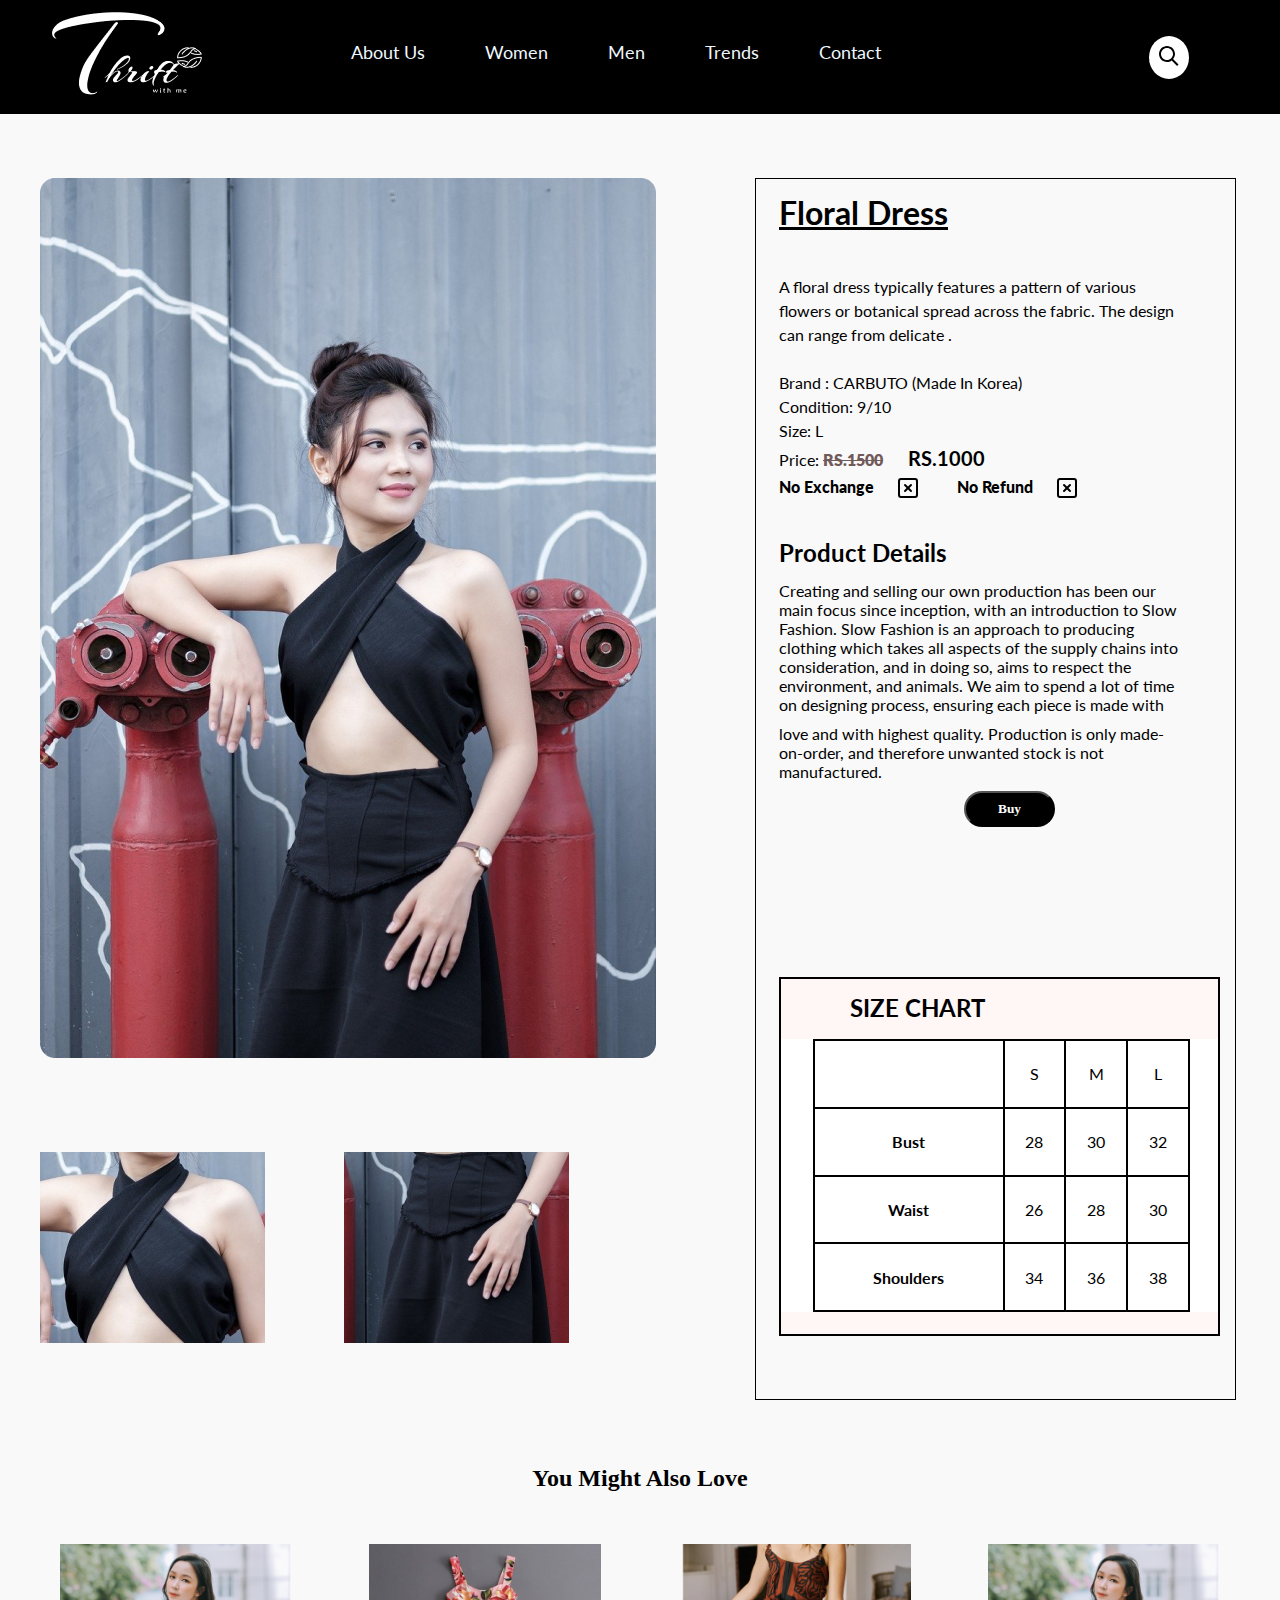
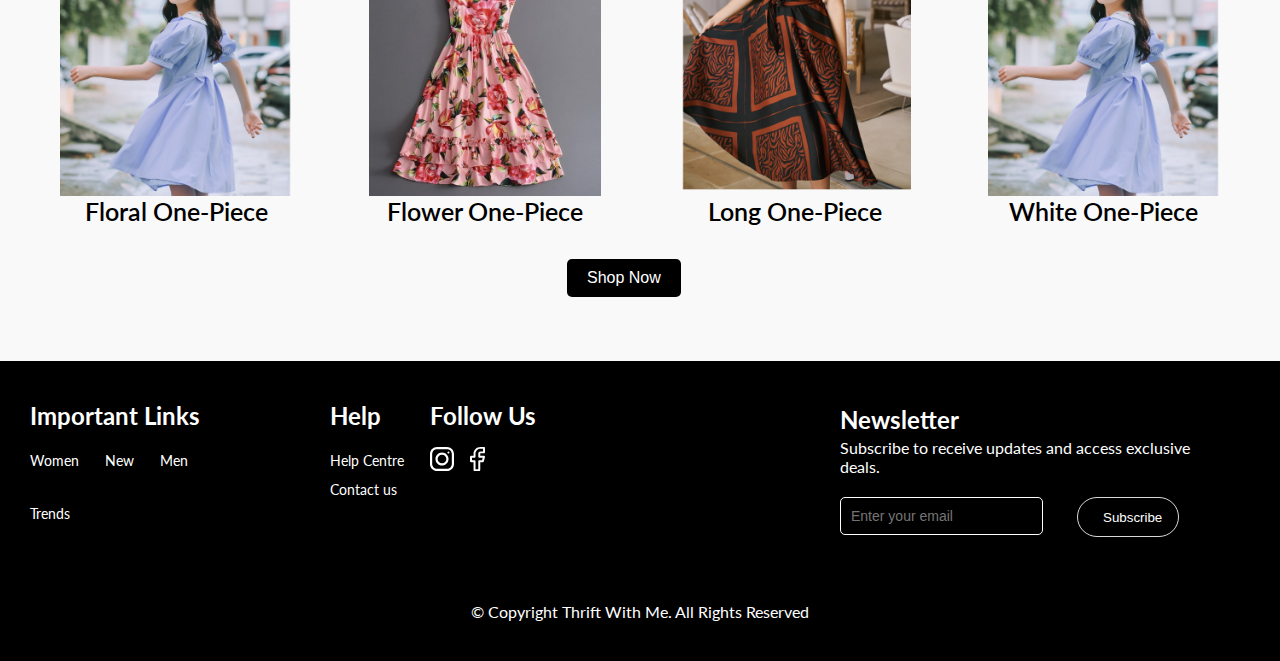
<file: description.html>
<!DOCTYPE html>
<html lang="en">

<head>
	<meta charset="UTF-8">
	<meta name="viewport" content="width=device-width, initial-scale=1.0">
	<title>Product Description</title>
	<link rel="preconnect" href="https://fonts.googleapis.com">
	<link rel="preconnect" href="https://fonts.gstatic.com" crossorigin>
	<link href="https://fonts.googleapis.com/css2?family=Lato:wght@400;700&display=swap" rel="stylesheet">
	<link rel="stylesheet" href="css/style.css">
</head>

<body>
	<div id="wrapper">
		<header class="siteheader">
			<div class="container">
				<div class="logo">
					<a href="index.html"><img src="images/logo.png" alt="logo image"></a>
				</div>
				<nav class="navlink">
					<ul class="navlist">
						<li><a href="index.html">About Us</a></li>
						<li><a href="index.html">Women</a></li>
						<li><a href="index.html">Men</a></li>
						<li><a href="index.html">Trends</a></li>
						<li><a href="index.html">Contact</a></li>
					</ul>
				</nav>
				<div class="search-box">
					<input type="text" class="search-input" placeholder="Search anything">
					<button class="search-button">
						<svg class="search-icon" xmlns="http://www.w3.org/2000/svg" viewBox="0 0 24 24" width="24"
							height="24">
							<path
								d="M10 2C5.58 2 2 5.58 2 10s3.58 8 8 8c1.75 0 3.37-.57 4.67-1.53l5.43 5.43 1.41-1.41-5.43-5.43C17.43 13.37 18 11.75 18 10c0-4.42-3.58-8-8-8zm0 2c3.31 0 6 2.69 6 6s-2.69 6-6 6-6-2.69-6-6 2.69-6 6-6z"
								fill="#000000"></path>
						</svg>
					</button>
				</div>
				<div class="menu-icon">
					<div class="bar1"></div>
					<div class="bar2"></div>
					<div class="bar3"></div>
				  </div>
			</div>
		</header>
		<main class="sitemain">
			<div class="container">
				<div class="describe">
					<div class="col-1">
						<a href="#"><img src="images/blackdress.png" alt="Floral Dress" class="main-image"></a>
						<div class="thumbnail-images">
							<div class="part">
								<a href="#"><img src="images/blackdress1.png" alt="Thumbnail 1"></a>
							</div>
							<div class="part">
								<a href="#"><img src="images/blackdress2.png" alt="Thumbnail 2"></a>
							</div>
						</div>
					</div>

					<div class="col-2">
						<h1><u>Floral Dress</u></h1>
						<div class="price-discription">
							<p class="floraltitle">A floral dress typically features a pattern of various flowers or
								botanical spread across the fabric. The design can range from delicate .</p>

							<p>Brand : CARBUTO (Made In Korea)</p>
							<p>Condition: 9/10</p>
							<p>Size: L</p>
							<div class="price">
								<p>Price: <span class="dis">RS.1500</span><span
										class="actual"><strong>RS.1000</strong></span></p>
							</div>
						</div>
						<div class="rules">
							<p class="exchange">No Exchange <svg class="cross" width="20" height="20"
									viewBox="0 0 20 20" fill="none" xmlns="http://www.w3.org/2000/svg">
									<path
										d="M17 1H3C1.89543 1 1 1.89543 1 3V17C1 18.1046 1.89543 19 3 19H17C18.1046 19 19 18.1046 19 17V3C19 1.89543 18.1046 1 17 1Z"
										stroke="black" stroke-width="2" stroke-linecap="round"
										stroke-linejoin="round" />
									<path d="M13 7L7 13" stroke="black" stroke-width="2" stroke-linecap="round"
										stroke-linejoin="round" />
									<path d="M7 7L13 13" stroke="black" stroke-width="2" stroke-linecap="round"
										stroke-linejoin="round" />
								</svg></p>

							<p class="refund">No Refund <svg class="cross" width="20" height="20" viewBox="0 0 20 20"
									fill="none" xmlns="http://www.w3.org/2000/svg">
									<path
										d="M17 1H3C1.89543 1 1 1.89543 1 3V17C1 18.1046 1.89543 19 3 19H17C18.1046 19 19 18.1046 19 17V3C19 1.89543 18.1046 1 17 1Z"
										stroke="black" stroke-width="2" stroke-linecap="round"
										stroke-linejoin="round" />
									<path d="M13 7L7 13" stroke="black" stroke-width="2" stroke-linecap="round"
										stroke-linejoin="round" />
									<path d="M7 7L13 13" stroke="black" stroke-width="2" stroke-linecap="round"
										stroke-linejoin="round" />
								</svg></p>
						</div>
						<div class="productsdetails">
							<h2>Product Details</h2>
							<div class="product-list">
								<ul>
									<li>
								<p>
									Creating and selling our own production has been our main focus since inception,
										with an introduction to Slow Fashion. Slow Fashion is an approach to producing
										clothing which takes all aspects of the supply chains into consideration, and in
										doing so, aims to respect the environment, and animals. We aim to spend a lot of
										time on designing process, ensuring each piece is made with
								</p>
							</li>
								<li>
								<p>
									love and with highest quality. Production is only made-on-order, and therefore
										unwanted stock is not manufactured.
								</p>
							</li>
							</ul>
							</div>
						</div>
						<button class="buy-button">Buy</button>
						<div class="charset">
							<h2>SIZE CHART</h2>
							<div class="size-chart">
								<table>
									<tr>
										<th class="heading"> </th>
										<td>S</td>
										<td>M</td>
										<td>L</td>
									</tr>
									<tr>
										<th class="heading">Bust</th>
										<td>28</td>
										<td>30</td>
										<td>32</td>
									</tr>
									<tr>
										<th class="heading">Waist</th>
										<td>26</td>
										<td>28</td>
										<td>30</td>
									</tr>
									<tr>
										<th class="heading">Shoulders</th>
										<td>34</td>
										<td>36</td>
										<td>38</td>
									</tr>
								</table>
							</div>
						</div>
					</div>
				</div>
				<div class="container">
					<div class="might">
						<h2>You Might Also Love</h2>
					</div>
					<div class="grrid-container">
						<div class="grid-item">
							<img src="images/blue.png" alt="Floral One-Piece">
							<p>Floral One-Piece</p>
						</div>
						<div class="grid-item">
							<img src="images/blue2.png" alt="Flower One-Piece">
							<p>Flower One-Piece</p>
						</div>
						<div class="grid-item">
							<img src="images/blue4.png" alt="Long One-Piece">
							<p>Long One-Piece</p>
						</div>
						<div class="grid-item">
							<img src="images/blue.png" alt="White One-Piece">
							<p>White One-Piece</p>
						</div>
					</div>
					<button class="shop-now">Shop Now</button>
				</div>
			</div>
		</main>
		<footer class="sitefooter">
			<div class="container">
				<div class="row">
						<div class="footer-col">
							<div class="important-link">
							<p>Important Links</p>
							</div>
							<ul class="same">
								<li><a href="product-list.html">Women</a></li>
								<li><a href="index.html">New</a></li>
								<li><a href="index.html">Men</a></li>
								<li><a href="index.html">Trends</a></li>
							</ul>
						</div>
						<div class="footer-col">
							<h4>Help</h4>
							<ul class="foot">
								<li><a href="index.html">Help Centre</a></li>
								<li><a href="contact.html">Contact us</a></li>
							</ul>
						</div>
						<div class="footer-col">
							<div class="to-fix">
							<h4>Follow Us</h4>
							<div class="social-icon">
								<div class="svg_instagram">
									<svg width="24" height="24" viewBox="0 0 24 24" fill="none" xmlns="http://www.w3.org/2000/svg">
										<path d="M7.05709 0C3.18327 0 0 3.17891 0 7.05709V16.9429C0 20.8167 3.17891 24 7.05709 24H16.9429C20.8167 24 24 20.8211 24 16.9429V7.05818C24 3.18327 20.8211 0 16.9429 0H7.05709ZM7.05709 2.18182H16.9429C17.5834 2.18096 18.2177 2.30647 18.8096 2.55117C19.4015 2.79587 19.9393 3.15495 20.3922 3.60783C20.8451 4.06071 21.2041 4.5985 21.4488 5.19039C21.6935 5.78227 21.819 6.41662 21.8182 7.05709V16.9429C21.819 17.5834 21.6935 18.2177 21.4488 18.8096C21.2041 19.4015 20.8451 19.9393 20.3922 20.3922C19.9393 20.845 19.4015 21.2041 18.8096 21.4488C18.2177 21.6935 17.5834 21.819 16.9429 21.8182H7.05818C6.41762 21.8192 5.78315 21.6938 5.19114 21.4491C4.59913 21.2045 4.06121 20.8455 3.60822 20.3926C3.15522 19.9397 2.79604 19.4018 2.55128 18.8099C2.30651 18.2179 2.18096 17.5835 2.18182 16.9429V7.05818C2.18081 6.41762 2.30622 5.78315 2.55086 5.19114C2.79549 4.59913 3.15455 4.06121 3.60744 3.60822C4.06034 3.15522 4.59818 2.79604 5.19013 2.55127C5.78209 2.30651 6.41653 2.18096 7.05709 2.18182ZM18.4429 4.56873C18.313 4.56815 18.1842 4.59332 18.064 4.64279C17.9438 4.69225 17.8346 4.76503 17.7427 4.85692C17.6509 4.94882 17.5781 5.058 17.5286 5.17818C17.4791 5.29835 17.454 5.42713 17.4545 5.55709C17.4545 6.10691 17.8931 6.54545 18.4429 6.54545C18.573 6.54618 18.7019 6.52111 18.8222 6.47171C18.9425 6.42231 19.0518 6.34955 19.1438 6.25765C19.2358 6.16574 19.3087 6.0565 19.3582 5.93626C19.4077 5.81601 19.4329 5.68714 19.4324 5.55709C19.4329 5.42704 19.4077 5.29817 19.3582 5.17792C19.3087 5.05768 19.2358 4.94844 19.1438 4.85653C19.0518 4.76463 18.9425 4.69187 18.8222 4.64247C18.7019 4.59307 18.573 4.568 18.4429 4.56873ZM12 5.45455C8.4 5.45455 5.45455 8.4 5.45455 12C5.45455 15.6 8.4 18.5455 12 18.5455C15.6 18.5455 18.5455 15.6 18.5455 12C18.5455 8.4 15.6 5.45455 12 5.45455ZM12 7.63636C14.4251 7.63636 16.3636 9.57491 16.3636 12C16.3636 14.4251 14.4251 16.3636 12 16.3636C9.57491 16.3636 7.63636 14.4251 7.63636 12C7.63636 9.57491 9.57491 7.63636 12 7.63636Z" fill="white"/>
									</svg>
								</div>
								<div class="svg_facebook">
									<svg width="15" height="24" viewBox="0 0 15 24" fill="none" xmlns="http://www.w3.org/2000/svg">
										<path fill-rule="evenodd" clip-rule="evenodd" d="M5.57611 1.89292C6.87138 0.681103 8.62821 0.000202767 10.4601 0H14.0126C14.2744 0 14.5254 0.0972524 14.7104 0.270363C14.8955 0.443473 14.9995 0.678262 14.9995 0.923077V5.35385C14.9995 5.59866 14.8955 5.83345 14.7104 6.00656C14.5254 6.17967 14.2744 6.27692 14.0126 6.27692H10.4601C10.4342 6.27692 10.4086 6.2817 10.3846 6.29098C10.3607 6.30025 10.3389 6.31385 10.3206 6.331C10.3023 6.34814 10.2877 6.36849 10.2778 6.39089C10.2679 6.41329 10.2628 6.43729 10.2628 6.46154V8.86154H14.0126C14.1627 8.86146 14.3107 8.89338 14.4456 8.95487C14.5804 9.01636 14.6985 9.1058 14.7909 9.21639C14.8832 9.32698 14.9474 9.45581 14.9785 9.59309C15.0097 9.73037 15.0069 9.87248 14.9705 10.0086L13.7863 14.4394C13.7329 14.6392 13.6096 14.8165 13.4361 14.9432C13.2625 15.0698 13.0486 15.1386 12.8285 15.1385H10.2628V23.0769C10.2628 23.3217 10.1588 23.5565 9.97375 23.7296C9.78869 23.9028 9.53769 24 9.27598 24H4.53931C4.27759 24 4.02659 23.9028 3.84153 23.7296C3.65647 23.5565 3.5525 23.3217 3.5525 23.0769V15.1385H0.986806C0.725089 15.1385 0.474091 15.0412 0.289029 14.8681C0.103967 14.695 0 14.4602 0 14.2154V9.78462C0 9.66339 0.0255244 9.54336 0.075116 9.43137C0.124708 9.31938 0.197395 9.21762 0.289029 9.1319C0.380662 9.04619 0.489447 8.97819 0.609172 8.9318C0.728896 8.88542 0.857217 8.86154 0.986806 8.86154H3.5525V6.46154C3.55272 4.74791 4.28063 3.10454 5.57611 1.89292ZM10.4601 1.84615C9.15156 1.84615 7.89657 2.33242 6.97126 3.19797C6.04595 4.06352 5.52611 5.23746 5.52611 6.46154V9.78462C5.52611 10.0294 5.42215 10.2642 5.23709 10.4373C5.05202 10.6104 4.80102 10.7077 4.53931 10.7077H1.97361V13.2923H4.53931C4.80102 13.2923 5.05202 13.3896 5.23709 13.5627C5.42215 13.7358 5.52611 13.9706 5.52611 14.2154V22.1538H8.28917V14.2154C8.28917 13.9706 8.39314 13.7358 8.5782 13.5627C8.76326 13.3896 9.01426 13.2923 9.27598 13.2923H12.0575L12.7482 10.7077H9.27598C9.01426 10.7077 8.76326 10.6104 8.5782 10.4373C8.39314 10.2642 8.28917 10.0294 8.28917 9.78462V6.46154C8.28917 5.92295 8.5179 5.40641 8.92503 5.02557C9.33217 4.64472 9.88437 4.43077 10.4601 4.43077H13.0258V1.84615H10.4601Z" fill="white"/>
										</svg>
								</div>
							</div>	
							</div>
						</div>
					<div class="newsletter">
						<h4>Newsletter</h4>
						<p>Subscribe to receive updates and access exclusive deals.</p>
						<form action="index.html" class="newsletter-form">
							<input type="email" placeholder="Enter your email" class="newsletter-input">
							<button type="submit" class="subscribe-button">Subscribe</button>
						</form>
					</div>
				</div>
				<div class="footer-bottom">
					<p>&copy; Copyright Thrift With Me. All Rights Reserved</p>
				</div>
			</div>
		</footer>
		</div>
</body>

</html>
</file>
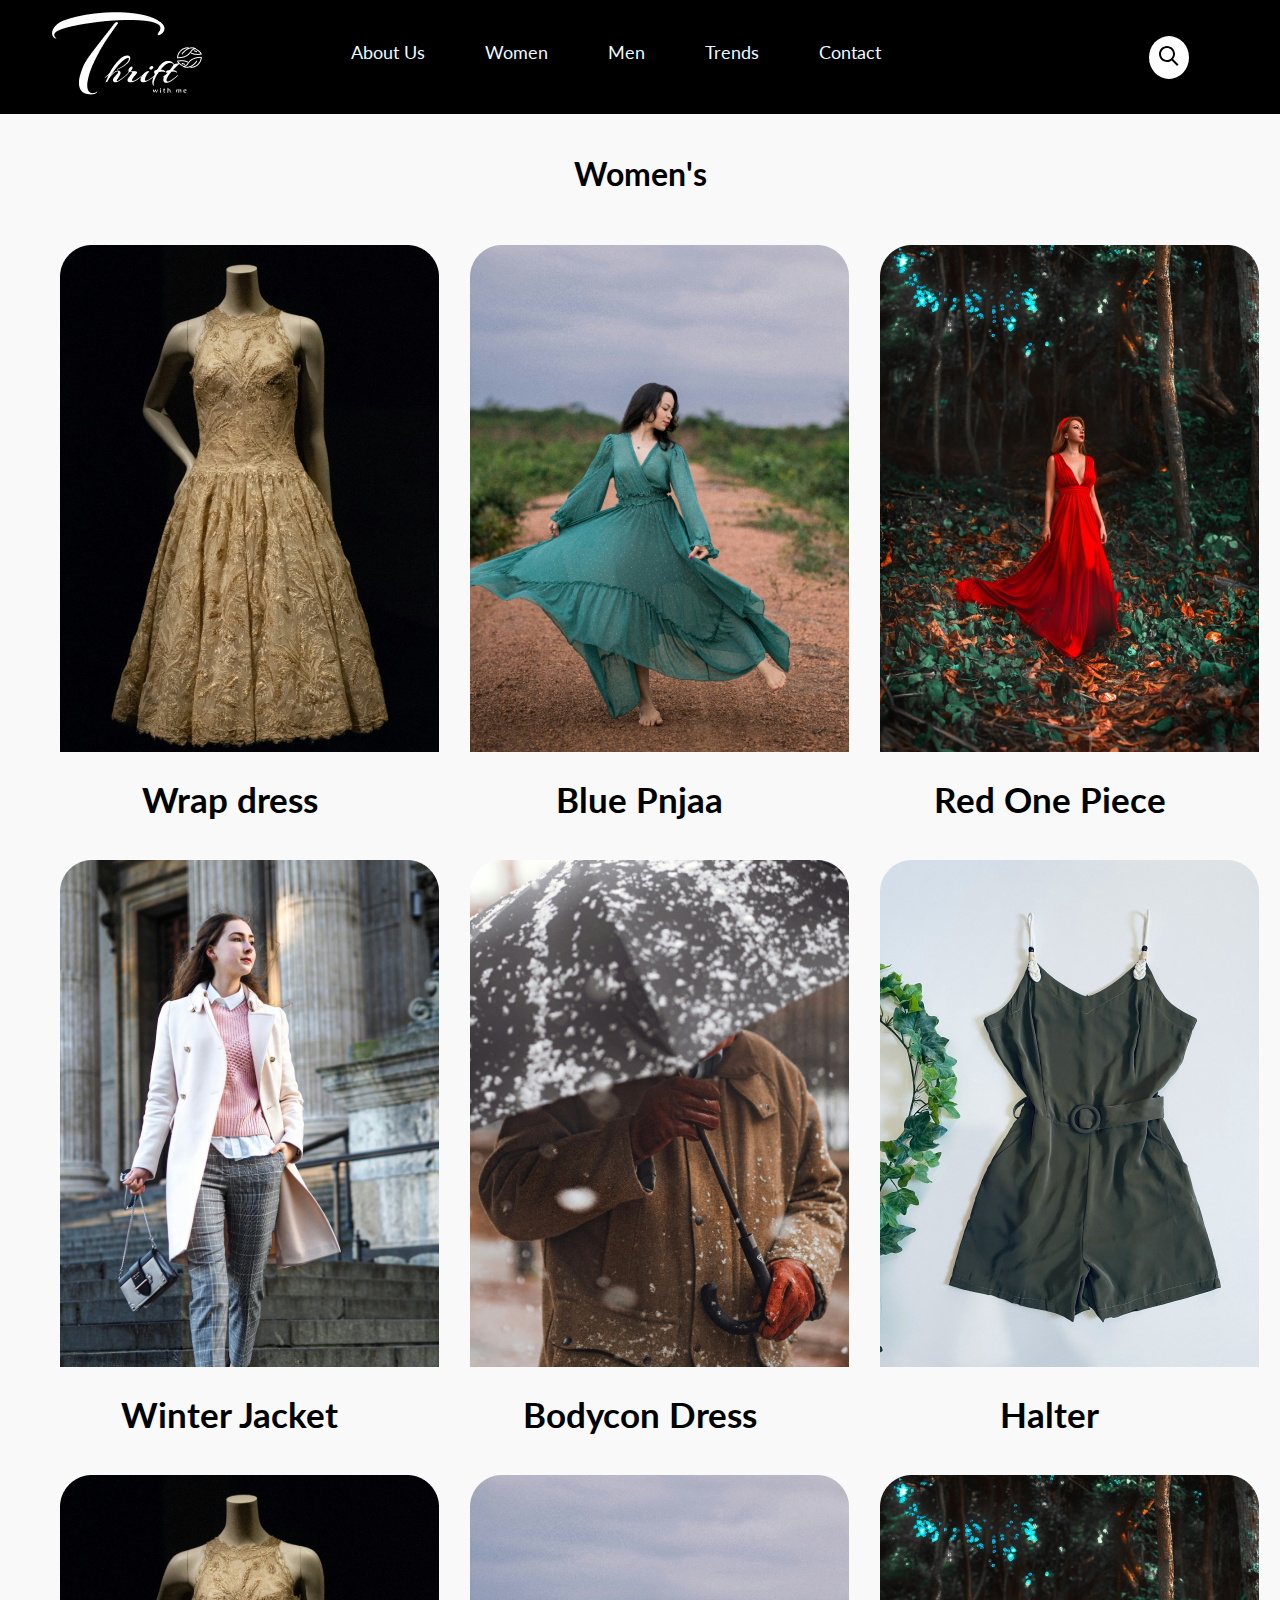
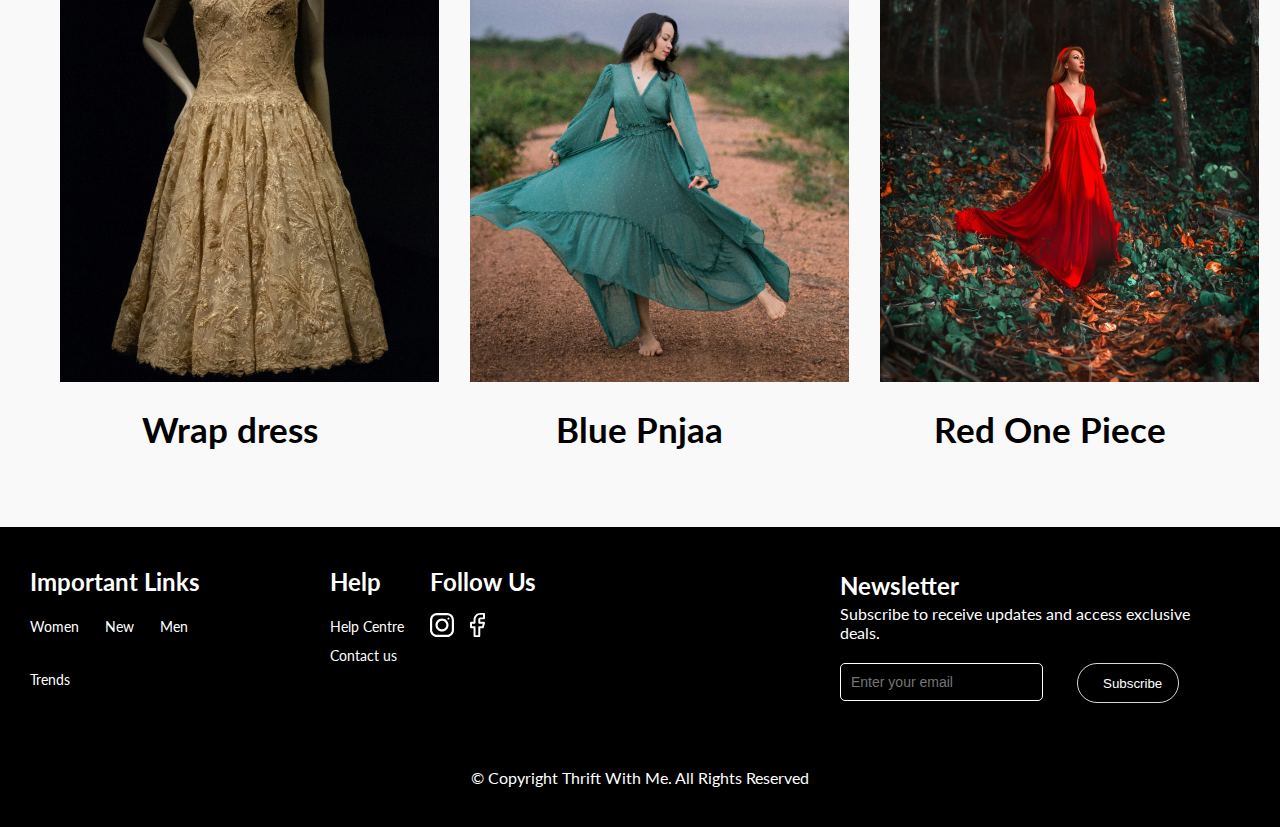
<file: product-list.html>
<!DOCTYPE html>
<html lang="en">

<head>
    <meta charset="UTF-8">
    <meta name="viewport" content="width=device-width, initial-scale=1.0">
    <title>Product List</title>
    <link rel="preconnect" href="https://fonts.googleapis.com">
    <link rel="preconnect" href="https://fonts.gstatic.com" crossorigin>
    <link href="https://fonts.googleapis.com/css2?family=Lato:wght@400;700&display=swap" rel="stylesheet">
    <link rel="stylesheet" href="css/style.css">
</head>

<body>
    <div id="wrapper">
        <header class="siteheader">
            <div class="container">
                <div class="logo">
                    <a href="index.html"><img src="images/logo.png" alt="logo image"></a>
                </div>
                <nav class="navlink">
                    <ul class="navlist">
                        <li><a href="index.html">About Us</a></li>
                        <li><a href="index.html">Women</a></li>
                        <li><a href="index.html">Men</a></li>
                        <li><a href="index.html">Trends</a></li>
                        <li><a href="index.html">Contact</a></li>
                    </ul>
                </nav>
                <div class="search-box">
                    <input type="text" class="search-input" placeholder="Search anything">
                    <button class="search-button">
                        <svg class="search-icon" xmlns="http://www.w3.org/2000/svg" viewBox="0 0 24 24" width="24"
                            height="24">
                            <path
                                d="M10 2C5.58 2 2 5.58 2 10s3.58 8 8 8c1.75 0 3.37-.57 4.67-1.53l5.43 5.43 1.41-1.41-5.43-5.43C17.43 13.37 18 11.75 18 10c0-4.42-3.58-8-8-8zm0 2c3.31 0 6 2.69 6 6s-2.69 6-6 6-6-2.69-6-6 2.69-6 6-6z"
                                fill="#000000"></path>
                        </svg>
                    </button>
                </div>
                <div class="menu-icon">
					<div class="bar1"></div>
					<div class="bar2"></div>
					<div class="bar3"></div>
				  </div>
            </div>
        </header>
        <main class="sitemain">
            <div class="container">
                <h1 class="women">Women's</h1>
                <div class="grid-container">
                    <div class="item">
                        <a href="#"><img src="images/image5.png" alt="banner image"></a>
                        <h3>Wrap dress</h3>
                    </div>

                    <div class="item">
                        <a href="#"><img src="images/image1.png" alt="banner image"></a>
                        <h3>Blue Pnjaa</h3>
                    </div>

                    <div class="item">
                        <a href="#"><img src="images/image2.png" alt="banner image"></a>
                        <h3>Red One Piece</h3>
                    </div>



                    <div class="item">
                        <a href="#"><img src="images/image3.png" alt="banner image"></a>
                        <h3>Winter Jacket</h3>
                    </div>
                    <div class="item">
                        <a href="#"><img src="images/image6.png" alt="banner image"></a>
                        <h3>Bodycon Dress</h3>
                    </div>


                    <div class="item">
                        <a href="#"><img src="images/image4.png" alt="banner image"></a>
                        <h3>Halter</h3>
                    </div>



                    <div class="item">
                        <a href="#"><img src="images/image5.png" alt="banner image"></a>
                        <h3>Wrap dress</h3>
                    </div>


                    <div class="item">
                        <a href="#"><img src="images/image1.png" alt="banner image"></a>
                        <h3>Blue Pnjaa</h3>
                    </div>


                    <div class="item">
                        <a href="#"><img src="images/image2.png" alt="banner image"></a>
                        <h3>Red One Piece</h3>
                    </div>
                </div>
            </div>
    </main>
    <footer class="sitefooter">
        <div class="container">
            <div class="row">
                    <div class="footer-col">
                        <div class="important-link">
                        <p>Important Links</p>
                        </div>
                        <ul class="same">
                            <li><a href="product-list.html">Women</a></li>
                            <li><a href="#">New</a></li>
                            <li><a href="index.html">Men</a></li>
                            <li><a href="index.html">Trends</a></li>
                        </ul>
                    </div>
                    <div class="footer-col">
                        <h4>Help</h4>
                        <ul class="foot">
                            <li><a href="#">Help Centre</a></li>
                            <li><a href="contact.html">Contact us</a></li>
                        </ul>
                    </div>
                    <div class="footer-col">
                        <div class="to-fix">
                        <h4>Follow Us</h4>
                        <div class="social-icon">
                            <div class="svg_instagram">
                                <svg width="24" height="24" viewBox="0 0 24 24" fill="none" xmlns="http://www.w3.org/2000/svg">
                                    <path d="M7.05709 0C3.18327 0 0 3.17891 0 7.05709V16.9429C0 20.8167 3.17891 24 7.05709 24H16.9429C20.8167 24 24 20.8211 24 16.9429V7.05818C24 3.18327 20.8211 0 16.9429 0H7.05709ZM7.05709 2.18182H16.9429C17.5834 2.18096 18.2177 2.30647 18.8096 2.55117C19.4015 2.79587 19.9393 3.15495 20.3922 3.60783C20.8451 4.06071 21.2041 4.5985 21.4488 5.19039C21.6935 5.78227 21.819 6.41662 21.8182 7.05709V16.9429C21.819 17.5834 21.6935 18.2177 21.4488 18.8096C21.2041 19.4015 20.8451 19.9393 20.3922 20.3922C19.9393 20.845 19.4015 21.2041 18.8096 21.4488C18.2177 21.6935 17.5834 21.819 16.9429 21.8182H7.05818C6.41762 21.8192 5.78315 21.6938 5.19114 21.4491C4.59913 21.2045 4.06121 20.8455 3.60822 20.3926C3.15522 19.9397 2.79604 19.4018 2.55128 18.8099C2.30651 18.2179 2.18096 17.5835 2.18182 16.9429V7.05818C2.18081 6.41762 2.30622 5.78315 2.55086 5.19114C2.79549 4.59913 3.15455 4.06121 3.60744 3.60822C4.06034 3.15522 4.59818 2.79604 5.19013 2.55127C5.78209 2.30651 6.41653 2.18096 7.05709 2.18182ZM18.4429 4.56873C18.313 4.56815 18.1842 4.59332 18.064 4.64279C17.9438 4.69225 17.8346 4.76503 17.7427 4.85692C17.6509 4.94882 17.5781 5.058 17.5286 5.17818C17.4791 5.29835 17.454 5.42713 17.4545 5.55709C17.4545 6.10691 17.8931 6.54545 18.4429 6.54545C18.573 6.54618 18.7019 6.52111 18.8222 6.47171C18.9425 6.42231 19.0518 6.34955 19.1438 6.25765C19.2358 6.16574 19.3087 6.0565 19.3582 5.93626C19.4077 5.81601 19.4329 5.68714 19.4324 5.55709C19.4329 5.42704 19.4077 5.29817 19.3582 5.17792C19.3087 5.05768 19.2358 4.94844 19.1438 4.85653C19.0518 4.76463 18.9425 4.69187 18.8222 4.64247C18.7019 4.59307 18.573 4.568 18.4429 4.56873ZM12 5.45455C8.4 5.45455 5.45455 8.4 5.45455 12C5.45455 15.6 8.4 18.5455 12 18.5455C15.6 18.5455 18.5455 15.6 18.5455 12C18.5455 8.4 15.6 5.45455 12 5.45455ZM12 7.63636C14.4251 7.63636 16.3636 9.57491 16.3636 12C16.3636 14.4251 14.4251 16.3636 12 16.3636C9.57491 16.3636 7.63636 14.4251 7.63636 12C7.63636 9.57491 9.57491 7.63636 12 7.63636Z" fill="white"/>
                                </svg>
                            </div>
                            <div class="svg_facebook">
                                <svg width="15" height="24" viewBox="0 0 15 24" fill="none" xmlns="http://www.w3.org/2000/svg">
                                    <path fill-rule="evenodd" clip-rule="evenodd" d="M5.57611 1.89292C6.87138 0.681103 8.62821 0.000202767 10.4601 0H14.0126C14.2744 0 14.5254 0.0972524 14.7104 0.270363C14.8955 0.443473 14.9995 0.678262 14.9995 0.923077V5.35385C14.9995 5.59866 14.8955 5.83345 14.7104 6.00656C14.5254 6.17967 14.2744 6.27692 14.0126 6.27692H10.4601C10.4342 6.27692 10.4086 6.2817 10.3846 6.29098C10.3607 6.30025 10.3389 6.31385 10.3206 6.331C10.3023 6.34814 10.2877 6.36849 10.2778 6.39089C10.2679 6.41329 10.2628 6.43729 10.2628 6.46154V8.86154H14.0126C14.1627 8.86146 14.3107 8.89338 14.4456 8.95487C14.5804 9.01636 14.6985 9.1058 14.7909 9.21639C14.8832 9.32698 14.9474 9.45581 14.9785 9.59309C15.0097 9.73037 15.0069 9.87248 14.9705 10.0086L13.7863 14.4394C13.7329 14.6392 13.6096 14.8165 13.4361 14.9432C13.2625 15.0698 13.0486 15.1386 12.8285 15.1385H10.2628V23.0769C10.2628 23.3217 10.1588 23.5565 9.97375 23.7296C9.78869 23.9028 9.53769 24 9.27598 24H4.53931C4.27759 24 4.02659 23.9028 3.84153 23.7296C3.65647 23.5565 3.5525 23.3217 3.5525 23.0769V15.1385H0.986806C0.725089 15.1385 0.474091 15.0412 0.289029 14.8681C0.103967 14.695 0 14.4602 0 14.2154V9.78462C0 9.66339 0.0255244 9.54336 0.075116 9.43137C0.124708 9.31938 0.197395 9.21762 0.289029 9.1319C0.380662 9.04619 0.489447 8.97819 0.609172 8.9318C0.728896 8.88542 0.857217 8.86154 0.986806 8.86154H3.5525V6.46154C3.55272 4.74791 4.28063 3.10454 5.57611 1.89292ZM10.4601 1.84615C9.15156 1.84615 7.89657 2.33242 6.97126 3.19797C6.04595 4.06352 5.52611 5.23746 5.52611 6.46154V9.78462C5.52611 10.0294 5.42215 10.2642 5.23709 10.4373C5.05202 10.6104 4.80102 10.7077 4.53931 10.7077H1.97361V13.2923H4.53931C4.80102 13.2923 5.05202 13.3896 5.23709 13.5627C5.42215 13.7358 5.52611 13.9706 5.52611 14.2154V22.1538H8.28917V14.2154C8.28917 13.9706 8.39314 13.7358 8.5782 13.5627C8.76326 13.3896 9.01426 13.2923 9.27598 13.2923H12.0575L12.7482 10.7077H9.27598C9.01426 10.7077 8.76326 10.6104 8.5782 10.4373C8.39314 10.2642 8.28917 10.0294 8.28917 9.78462V6.46154C8.28917 5.92295 8.5179 5.40641 8.92503 5.02557C9.33217 4.64472 9.88437 4.43077 10.4601 4.43077H13.0258V1.84615H10.4601Z" fill="white"/>
                                    </svg>
                            </div>
                        </div>	
                        </div>
                    </div>
                <div class="newsletter">
                    <h4>Newsletter</h4>
                    <p>Subscribe to receive updates and access exclusive deals.</p>
                    <form action="index.html" class="newsletter-form">
                        <input type="email" placeholder="Enter your email" class="newsletter-input">
                        <button type="submit" class="subscribe-button">Subscribe</button>
                    </form>
                </div>
            </div>
            <div class="footer-bottom">
                <p>&copy; Copyright Thrift With Me. All Rights Reserved</p>
            </div>
        </div>
    </footer>
    </div>
</body>
</file>
<file: css/style.css>
* {
    margin: 0;
    padding: 0;
    box-sizing: border-box;
}
#wrapper {
    position: relative;
    overflow: hidden;
    width: 100%;
}
a {
    text-decoration: none;
}

ul{
    list-style: none;
}

body {
	background: #D9D9D9;
	min-width: 320px;
	margin: 0;
	/* -webkit-font-smoothing: antialiased;
	-moz-osx-font-smoothing: grayscale; */
    font-family: 'Lato' ,sans-serif;
}
.row {
	display: flex;
	flex-wrap: wrap;
	margin: 0 -10px;
}

.container {
    margin: 0 auto;
    max-width: 1200px;
}
.siteheader {
    background: #000;
    color: #fff;
    max-width: 1360px;
}
.siteheader .container {
    display: flex;
    justify-content: space-between;
    align-items: center;
    padding: 2px;
    flex-direction: row;
    gap: 69px;
}
.siteheader .container .logo{
    font-size: 2em;
}
.logo{
    flex: 1;
}

.navlink{
    flex:none;
    justify-content: center;

}
.search-box{
    flex:1;
    justify-content: end;
}
.navlist{
    justify-content: center;
    list-style-type: none;
    margin: 0;
    padding: 0;
    display: flex;
    gap: 20px;
    font-family: 'lato',sans-serif; 
}
.navlist li{
    position: relative;
}
.navlist a{
    transition: color 0.3s ease;
}
.navlist a:hover,.navlist a.active {
    color: #fff; 
}
.navlist a.active::after,
.navlist a:hover::after {
    content: '';
    position: absolute;
    left: 0;
    bottom: -5px; 
    width: 100%;
    height: 2px; /* Thickness of the underline */
    background-color: #fff; /* Color of the underline */
}

.siteheader ul {
    display: flex;
    list-style: none;
    margin: 0;
    padding: 0;
}
.siteheader ul li {
    margin: 10px 20px 20px 20px;
    font-family: 'lato';
    display: inline-block;
}
.siteheader ul li a{
    font-family: 'lato';
    font-size: 18px;
    color:aliceblue;
    text-decoration: none;
}
#checkbtn{
    margin-right: 40px;
    display: none;
}
#check{
    display: none;
}
.captiontext h1 {
    font-size: 68px;
    margin: 0;
    width: 560px;
    color: #FFFFFF;
}
.bannerspace {
    position: relative;
    z-index: 0;
}
.search-box {
    position: relative;
    display: flex;
    align-items: center;
    margin-right: -20px;
}

.search-input {
    width: 0;
    padding: 8px;
    border: none;
    border-radius: 20px;
    transition: width 0.3s ease;
    opacity: 0;
    visibility: hidden;
    background: #ffffff;
}

.search-button {
    background: none;
    border: none;
    cursor: pointer;
    padding: 8px;
    border-radius: 50%;
    transition: background-color 0.3s ease;
    position: absolute;
    right: 0px;
}
.search-input{
    height: 45px !important;
}
.search-icon {
    fill: #fff;
}

.search-button{
    background-color: rgb(255, 255, 255);
}

.search-box:hover .search-input,
.search-input:focus {
    width: 200px;
    opacity: 1;
    visibility: visible;
    margin-left: 10px;
}
.bannerspace img {
    object-fit: cover;
    position: absolute;
    width: 100%;
    height: 100%;
    top: 0;
    left: 0;
    z-index: -1;
}
.mbl-img{
    display: none;
}
.bannerspace .caption {
    text-align: center;
    height: 500px;
    display: flex;
    justify-content: center;
    align-items: center;
}
.bannerspace .caption .meta {
    display: block;
    font-family: 'Lato';
    font-style: normal;
    font-weight: 400;
    font-size: 30px;
    line-height: 38px;
    text-transform: capitalize;
    color: #D9D9D9;
    font-family: 'lato',sans-serif;
}
.captiontext a{
    font-style: normal;
    font-weight: 700;
    font-size: 32px;
    line-height: 38px;
    color: #FFFFFF;
    margin-top: 24px;
    padding: 16px;
    width: 262px;
    height: 70px;
    background: #BC8787;
    border-radius: 16px;
    display: inline-block;
     
}
/* uptobanner */

.sitemain container{
    /* position: absolute;  */
    width: 379px;
    height: 597px;
    left: 80px;
    top: 900px;
    text-align: center;
    width: 80%;
}
.hotdeals h1{
    text-align: center;    
    left: calc(50% - 370px/2 - 1px);
    font-family: 'Lato', sans-serif;
    font-style: normal;
    font-weight: 700;
    font-size: 40px;
    line-height: 58px;
    /* identical to box height */
    text-align: center;
    color: #000000;
    padding-top: 64px;
    padding-bottom: 40px;

}
.hotdeals .container .hotdeal-grid {
    display:grid;
    grid-template-columns: repeat(3, 1fr);
    gap: 20px;
}

.coattext{
    right: 18.76%;
    top: 20.28%;
    font-family: 'Lato',sans-serif;
    text-align: center;
    padding-top: 32px;
    padding-bottom: 60px;
    font-weight: 500;
    font-size: 20px;
    line-height: 48px;
    /* margin:0; */
}
.jackettext{
    top: 20%;
    text-align: center;
    padding-top: 32px;
    padding-bottom:60px;
    font-family: 'lato',sans-serif;
    font-size: 20px;
    font-weight: 500;
    line-height: 48px;
}

.hotdeals h2 {
    color: #000;
}

.newhot-deals{
    top: 20%;
    font-style: normal;
    text-align: center;
    padding-top: 32px;
    padding-bottom:60px;
    font-family: 'lato',sans-serif;
    line-height: 48px;
    font-size: 20px;
}
.container .middlepic{
    display: flex;
    justify-content: space-around;
    padding-left: 30px;
    padding-right: 20px;
    margin-top: 20px; 
}
.mission{
    text-align: center;
    width: 856px;
    font-family: 'lato',sans-serif;
    color: #000000;
    padding-bottom: 40px;
    line-height: 180%;
    margin:auto;
    font-weight: 400;
    font-size: 40px;
    opacity: 0.8;
}
.p{
    margin: 0px;
}
.middleimg{
    display: flex;
    justify-content: center;
    margin: 20px;
    flex: none;
    gap:32px;
}

.table{
    display: flex;
    background: #FFFFFF;
    border: 1px solid #000000;
    width: 450px;
    height: 100px;
    align-items: flex-start;
    gap: 88px;
    flex-direction: row;
    border-radius: 22px;
    padding: 32px 56px;
    left: calc(50% - 600px/2);
    top: 2239px;
    justify-content: center;
    margin: 0 auto;
    margin-top: 64px;
    margin-bottom: 64px;
}
.stats-container .stat-number {
    display: flex;
    
}

.stats-container {
    display: flex;
    justify-content: space-between;
    width: 100%;
    max-width: 800px;
}

.stat {
    display: flex;
    flex-direction: column;
    align-items: center;
    margin: -10px 10px;
    
}
.no {
    font-size: 2em;
    font-weight: bold;
    color: #333;
}

.text {
    font-size: 1em;
    color: #777;
    margin-top: 5px;
}

.our-products {
    text-align: center;
    font-family: 'lato',sans-serif;
}

.our-products h2 {
    font-weight: bold;
    font-size: 48px;
    margin-bottom: 16px;
    top: 2448px;
    height: 58px;
    left: calc(50% - 289px/2 - 0.5px);
}

.our-products p {
    color: #666;
    font-size: 32px;
    /* margin-top: 16px; */
    margin-bottom: 40px;
    line-height: 26px;
    font-weight: 400;
    font-style: normal;

}

.categories {
    list-style: none;
    padding: 0;
    margin: 0;
    display: flex;
    justify-content: center;
    gap: 20px;
    margin-bottom: 30px;
}

.categories li {
    font-weight: bold;
}

.categories li a {
    text-decoration: none;
    color: #000;
    position: relative;
}
.categories li a::after {
    content: '';
    display: block;
    width: 0;
    height: 2px;
    background: #000;
    transition: width .3s;
}

.categories li a:hover::after {
    width: 100%;
}

.products {
    display: flex;
    justify-content: space-around;
    flex-wrap: wrap;
    gap: 20px;
}
.product {
    flex: 1;
    max-width: 300px;
    text-align: center;
}
.product img {
    width: 100%;
    height: auto;
    border-radius: 10px;
    transition: transform 0.3s;
}
.product h3 {
    margin-top: 10px;
    font-size: 40px;
    line-height: 48px;
    font-weight: 500;
    font-family: 'lato',sans-serif;
    margin-bottom: 64px;
    font-style: normal;
}
.product:hover img {
    transform: scale(1.05);
}
.sidebar{
    display: none;
}
.sitefooter {
    background-color: #000;
    padding: 40px 20px;
    color: #fff;
    font-family: 'Lato', sans-serif;
    width: 100%;
}
.sitefooter h4 {
    font-size: 24px;
    
}

.sitefooter li {
    font-size: 16px;
}
.social-icon {
    display: flex;
    gap: 16px;
    margin-top: 17px;
}
.footer-bottom {
    text-align: center;
    margin-top: 50px;
}
.sitefooter .row {
    display: grid;
    grid-template-columns: 300px 100px 1fr 1fr;
}
.footer-col {
    flex: 1;
    width: 120px;
    margin-bottom: 20px;
}
.important-link{
    font-size: 24px;
    width: 209px;
    font-weight: 700;
}
.to-fix{
    position: relative;
}
.footer-col .important-links, .footer-col .help, .footer-col .follow-us {
    margin-bottom: 10px;
}
.footer-col ul {
    list-style: none;
    padding: 0;
    margin-top: 20px;
}
.footer-col ul li {
    margin-bottom: 10px;
}
.footer-col ul li a {
    color: #fff;
    text-decoration: none;
    font-size: 14px;
    transition: color 0.3s ease;
}
.footer-col ul li a:hover {
    color: #ddd;
}
.footer-col .same{
    display: flex;
    flex-wrap: wrap;
    gap: 24px 26px;
    width: 160px;
}

.newsletter {
    flex: 1;
    width: 300px;
    padding-right: 180px ;
    margin-top: 4px;
    
}
.newsletter p {
    margin-bottom: 20px;
    font-size: 14px;
    font-family: 'Lato';
    font-weight: 400;
    font-size: 16px;
    line-height: 19px;
    width: 390px;
}
.newsletter h4 {
    font-family: 'Lato';
    font-weight: 700;
    font-size: 24px;
    line-height: 29px;
    margin-bottom: 4px;
}
.newsletter-form {
    display: flex;
    margin-top: 21px;
    gap:24px;
}
.newsletter-form input {
    width: 240px;
    padding: 10px;
    margin-bottom: 10px;
    border: 1px solid #fff;
    border-radius: 5px;
    background: #000;
    color: #fff;
    margin-right: 10px;
}
.subscribe-button {
    padding: 10px 25px;
    border: 1px solid #fff;
    background: none;
    color: #fff;
    cursor: pointer;
    transition: background 0.3s ease, color 0.3s ease;
    border: 1px solid #D9D9D9;
    border-radius: 20px;
    width: 102px;
    height: 40px;
    margin-right: -60px;
}
.subscribe-button:hover {
    background: #fff;
    color: #000;
}
.subscribe-button:hover {
    background: #fff;
    color: #000;
} 
@media (max-width: 992px) {
    .hotdeals h1 {
        left: auto;
    }
    .coattext, .jackettext, .newhot-deals {
        text-align: center; /* Center align text */
        padding: 20px 0; /* Add padding for spacing */
    }
    .hotdeal-grid {
        display: grid;
        grid-template-columns: repeat(2, 1fr); /* Change to 1 column layout */
        gap: 20px;

    }
    .hotdeal-grid .col {
        width: 100%; 
    }

    .hotdeal-grid .col img {
        width: 100%;
        height: auto;
    }
    .our-products h2 {
        top: auto;
        left: auto;
    }
    .table {
        left: auto;
        top: auto;
    }
    .sidebar {
        width: 250px;
        height: 100%;
        background-color: #f8f8f8;
        position: fixed;
        top: 0;
        left: -250px;
        transition: left 0.3s ease;
        box-shadow: 2px 0 5px rgb(255, 255, 255);
        flex-direction: column;
    }

    .row{
        grid-template-columns: repeat(3,2fr)
    }
    .newsletter:nth-child(4){

        grid-column: 1 / -1;
    }
    .search-box{
        margin-right:150px;
    } 

}

@media (max-width: 768px){
    /* .container {
        padding: 0 25px;
        
    } */
    .navlink {
        display: none;
        padding: 0px 50px;
    }

    .navlist a {
        width: 100%;
        padding: 10px;
        display: block;
    }
    .search-box {
        display: flex;
        justify-content: flex-end;
        width: auto;
    }
    .captiontext h1{
        text-align: center;
        font-size: 48px;
    }
    .captiontext span{
        font-size: 12px;
    }
    .captiontext a {
        padding: 12px;
        width: 200px;
        height: 60px;
        font-size: 24px;
    }
    .hotdeal-grid h2{
        font-size: 20px;
    }


    .mission p{
        width: 650px;
        height: 200px;

    }
    .middleimg img{
        width: 100%;
        height: auto;
    }
    .product h3{
        font-size: 25px;
    }
    .sitefooter .row {
        display: grid;
        /* grid-template-columns: repeat(3, 1fr); */
        grid-template-rows: auto;
    }
    .to-fix{
        position: relative;
        left: 150px;
    }
    .menu-icon{
        display: inline-block;
        cursor: pointer;
    }
    .bar1, .bar2, .bar3 {
        width: 35px;
        height: 5px;
        background:#ffffff;
        margin: 6px 0;
    }
    
    .search-box{
        margin-right: 0px;
    }
}

@media (max-width: 320px) {
    
    .siteheader{
        /* width: 320px; */
        height: 50px;
    }
   .logo img{
        max-width: 60px;
        height: 40px;
   }

   .search-button{
        max-width: 20px;
        height: 20px;
   }
   .search-icon{
        max-width: 10px;
        height: 10px;
        text-align: center;
        position: relative;
        top: -5px;
        bottom: -5px;
        left: -3px;
   }
   .menu-burger{
        max-width: 19px;
        height: 17px;
        margin-right: -20px;
   }
    .search-box {
        /* margin-left:400px ; */
        position: relative;
        left:40px;
        font-size: 16px;
    } 
    .captiontext h1{
        text-shadow: 1px 1px;
        font-size: 30px;
        width: 270px;
        margin: 0 auto;
    }
    .meta{
        margin: 0 auto;
        color: #FDEEEE;
        font-size: 14px;
    }
    .captiontext .btn{
        font-size: 0.9em;
        max-width: 126px;
        height: 39px;
        display: flex;
        justify-content: center;
        align-items: center;
        padding: 16px 8px;
        margin-left: 75px;    
    }
    .bannerspace .caption .meta{
        font-size: 15px;
    }
    .hotdeals h1{
        font-size: 24px;
    }
    .hotdeal-grid{
        grid-template-columns: 1fr;
    }
    .hotdeals .container .hotdeal-grid{
        grid-template-columns: 1fr;
    }
    .container .mission p{
        width: 278px;
        position: relative;
        right: 20px;
    }
    .middleimg{
        flex-direction: column;
        margin-top: 300px;
    }
    .our-products h2{
        font-size: 24px;
    }
    .our-products p, .our-products ul{
        display: none;
    }
    .products{
        flex-direction: column;
    }
    .to-fix{
        position: relative;
        left: 5px;
    }
    .sitefooter .newsletter p{
        width: 255px;
    }
    .sitefooter .newsletter .newsletter-form{
        gap: 3px;
    }
    .sitefooter .newsletter input{
        width: 180px;
    }
    .sitefooter .newsletter .subscribe-button{
        width: 75px;
        height: 35px;
        font-size: 12px;
        padding-left: 12px;
    }
    .stats-container{
        flex-direction: column;
        gap: 88px;
        margin-top: 34px;
    }

    .table{
        height: 500px;
        width: 247px;
    }
    .bar1, .bar2, .bar3{
        width: 28px;
        height: 2px;
        position: relative;
        right: 10px;
    }
    .sitefooter .row {
        display: grid; 
        grid-template-columns: 1fr; 
    }
    .newsletter{
        width: 200px;
    }
    

}


/* ///////////////////////////////////////////////////////////////////////////////////////////// */
.sitemain{
    background: #f9f9f9;
    
}
.about h1{
    font-weight: 700;
    font-size: 48px;
    margin-bottom: 20px;
    text-align: center;
    padding-top: 5%;
}

.about p{
    /* font-size: 18px;
    line-height: 1.6; */
    max-width: 1200px;
    margin: 0 auto;

    font-family: 'Lato';
    font-style: normal;
    font-weight: 400;
    font-size: 16px;
    line-height: 190%;
    /* or 30px */
    display: flex;
    align-items: center;
    text-align: center;
}

.mission-section {
    display: flex;
    align-items: center;
    justify-content: center;
    max-width: 1200px;
    margin: 0 auto;
    flex-wrap: wrap;
    padding-top: 70px;
}
.mission-section .text {
    flex: 1;
    padding: 20px;
    min-width: 300px;
    margin-left: -20px;
}
.mission-section .text h1 {
    font-weight: 700;
    font-size: 48px;
    margin-bottom: 20px;
    color: #000000;

}

.mission-section .text p {
    font-size: 18px;
    line-height: 1.6;
    color: #000000;
}

.mission-section .image {
    flex: 1;
    padding: 20px;
    min-width: 300px;
    text-align: center;
    margin-right: -20px;
}

.mission-section .image img {
    max-width: 100%;
    height: auto;
    margin-left: 78px;
}

.team-section .team-content {
    display: flex;
    flex-wrap: wrap; /* Allow content to wrap on smaller screens */
    gap: 33px;
    margin-top: 76px;
    padding-bottom: 64px;
}

.team-content .team-text {
    flex: 1; /* Allow the text to take available space */
    min-width: 200px; /* Minimum width to avoid too narrow text columns */
    line-height: 1.6;
}

.team-content .team-images img {
    max-width: 100%; /* Ensure images do not overflow */
    height: auto; /* Maintain aspect ratio */
    margin-left: -3px;
    margin-bottom: 20px;
}

.team-text h1 {
    font-size: 2em; /* Default font size */
    margin-bottom: 20px;
    font-weight: 700;
}



/* @media (max-width: 480px) {

    body{
        margin: 0;
        overflow-x: hidden;
    }
    .mission-section .text h1 {
        font-size: 28px;
    }

    .mission-section .text p {
        font-size: 16px;
    }

    nav .logo {
        font-size: 20px;
    }

    nav .search {
        font-size: 16px;
    }
} */



/* Responsive styles */
@media (max-width: 992px) {
      
    .container{
        margin: 0 40px;
        
    }
    .mission-section .image img{
        margin: 0;
    }
    .team-content .team-images{
        flex-direction: column;
    }
    
}
@media (max-width: 768px){
    .container .about{
        padding: 20px;
    }
    
}
@media (max-width:320px) {
    
    .team-section{
        flex-direction: column;
    }
    .team-content img{
        margin-left: -3px;
        flex-direction: column-reverse;
    }
    .team-section {
        padding: 20px;
    }
    .team-member {
        margin-bottom: 20px;
    }
    img {
        width: 274px; 
    }
   
}

/* @media (min-width: 768px) {
    .team-content {
        flex-direction: row;
        justify-content: space-between;
    }

    .team-images {
        flex-direction: row;
        width: 50%;
    }

    .team-images img {
        margin-bottom: 0;
    }

    .team-text {
        width: 583PX;
        text-align: left;
        margin-left: 100px;

    }

    .team-text h1 {
        font-size: 2.5em;
    }

    .team-text p {
        font-size: 1.2em;
    }
} */
/* //////////Description page//////////////////////////// */

.main-image{
    padding-top: 64px;
}

.thumbnail-images{
    display: flex;
    gap:79px;
}   

.thumbnail-images {
    /* display: flex; */
    margin-top: 91px;
}
.describe{
    display: flex;
}
.col-2{
    border: 1px solid Black;
    padding-left: 23px;
    padding-right: 50px;
    margin-top: 64px ;
    margin-left: 99px;
    width: 481px;
    height: 1222px;
}

.col-2 h1{
    margin: 14px 0px;
}
.price-discription{
    padding-top: 29px;
    line-height: 1.5;
}
.floraltitle{
    margin-bottom: 24px;
}
.dis{
    color: #715A5A;
    left:2px;
    margin-right: 25px;
    font-weight: 800;
    text-decoration: line-through;
}
.actual{
    font-size: 20px;
}   
.rules{
    display: flex;
    font-weight: 900;

}
.exchange{
    margin-right: 59px;
}

.cross{
    position: relative;
    top: 5px;
    left: 20px;
}

.productsdetails h2{
    padding: 42px 0 14px 0;
    
}
.product-list{
    list-style-type: disc;
}
.product-list li{
    margin-bottom: 10px;
}

.buy-button{
    border-radius: 25px;
    width: 91px;
    height: 36px;
    background: #000000;
    color:#ffff;
    font-family: "Frank ruhl Libre";
    font-weight: bold;
    margin-left: 185px;
    top: 27px;
}
.charset{
    border: 2px solid black;
    width: 441px;
    height: 359px;
    background: #FFF6F6;
    position: relative;
    top:150px;
    bottom: 55px;
}

.charset h2{
    font-family:lato, sans-serif;
    padding: 14px 170px 17px 69px;
}

.size-chart {
    background: #ffffff;
    color:black;
}
.size-chart table {
    width: 377px;
    height: 273px;
    border-collapse: collapse;
    margin-left: 32px;
}

.size-chart th, .size-chart td {
    border: 2px solid #000000;
    padding: 15px;
    text-align: center;
}
.heading{
    width:191px;
    height: 58px;
    border: 7px solid #000000;
}
.size-chart td{
    width:62px;
}

.might{
    text-align: center;
    margin: 65px 435px 32px 435px;
    font-family: "Frank Ruhl Libre";
    font-weight: 30;
}

.grrid-container{
    display:grid;
    grid-template-columns: 272px 272px 272px 272px;
    height: 295px;
    justify-content: space-between;
}
.grid-item{
    padding:20px;
    display: flex;
    flex-direction: column;
}
.grid-item p{
    text-align: center;
    font-family: lato,sans-serif;
    font-weight: 520;
    font-size: 25px;
}
.grid-item img{
    gap: 37px;
}
.shop-now {
    padding: 10px 20px;
    font-size: 1em;
    background-color: #000;
    color: #fff;
    border: none;
    cursor: pointer;
    border-radius: 5px;
    transition: background-color 0.3s ease;
    margin:40px 527px 64px;
}

.shop-now:hover {
    background-color: #555;
}
@media (max-width: 992px) {
    
    .col-1 ,.main-image{
        width: 400px;
    }
    .thumbnail-images .part img{
        width: 150px;
        margin-top: -20px;
    } 
    .col-2{
        width: 400px;
    }
    .charset{
        width: 360px;
        height: 450px;
        margin-top: -100px;
    }
    .charset h2{
        margin-left: 50px;
        width: 200px;
    }
    .size-chart table{
        width: 300px;
    }
    .might h2{
        width: 250px;
        text-align: center;
        margin-left: -130px;
    }
    .grrid-container{
        grid-template-columns: 1fr 1fr;
        height: auto;
        
    }
    .grrid-container .grid-item img {
        height: 264px;
        width:258px;
    }
    .grid-item p{
        margin-left: -130px;
    }
    .shop-now{
        margin-left: 300px ;
        width: 125px;
        
    }  
}

@media (max-width:768px) {
    .col-1{
        display: flex;
        gap:42px;
    }
    .thumbnail-images{
        flex-direction:column; 
    }
    .describe{
        flex-direction: column;
    }
    .col-2{
        margin-left: -5px;
        width: 650px;
    }
    .charset{
        width: 600px;
        height: 350px;
    }
    .size-chart table{
        width: 530px;
    }
    .charset h2{
        width:389px;
        margin-left: 165px;
    }
    .might h2{
        margin-left: -280px;
    }
    .grid-item p{
        margin-left: 15px;
    }
    .shop-now{
        margin-left:235px;
    }
    .menu-icon{
        display: inline-block;
        cursor: pointer;
    }
    
}
@media (max-width:320px) {
    .col-1 {
        flex-direction: column;
    }
    .main-image{
        /* margin-left: -23px; */
        width: 250px;
    }
    .thumbnail-images{
        flex-direction: row;
        position: relative;
        bottom: 90px;
        right: 9px;
        gap: 25px;
    }
    .thumbnail-images .part img{
        height: 100px;
        width: 100px;
        
    }
    .col-2{
        width: 260px;
        /* margin-left: -23px; */
        height: 1590px;
    }
    .buy-button{
        position: relative;
        right:120px;
    }
    .charset{
        width: 230px;
        position: relative;
        right:5px;
    }
    /* .size-chart table{
        display: none;
    } */
    .charset h2{
        margin-left: -7px;
    }
    .size-chart{
        font-weight: 800;
    }
    .size-chart table {
        width: 100%;
        font-size: 14px;
        margin-left: 0;
    }
    .size-chart th,
    .size-chart td {
        padding: 10px;
        font-size: 12px;
    }
    .might h2{
        position: relative;
        right: 200px;
    }
    .grrid-container{
        grid-template-columns: 1fr;
        position: relative;
        right: 68px;
    }
}



/* ///////////////////Product list page////////////////////// */

.grid-container{
    display: grid;
    grid-template-columns: repeat(3, 379px);
    column-gap: 31px;
    padding-bottom: 57px;

}

.item{
    padding:20px;
    display: flex;
    flex-direction: column;
    gap: 20px;
    text-align: center;
    font-family: lato,sans-serif;
    font-weight: 520;
    font-size: 30px;
}

.women{
    padding: 40px;
    padding-bottom: 32px;
    text-align: center;
}

/* for responsive*/
@media (max-width:992px) {
    .grid-container {
        grid-template-columns: repeat(2, 1fr); /* Two columns */
        column-gap: 20px; /* Smaller gap */
    }

    .item {
        padding: 15px; /* Adjust padding for smaller screens */
        font-size: 24px; /* Smaller font size */
    }
    
}
@media (max-width:768px) {
    .grid-container {
        grid-template-columns: 1fr 1fr 1fr; /* Single column */
    }

    .item {
        padding: 10px; /* Further adjust padding for smaller screens */
        font-size: 20px; /* Smaller font size */
    }
    .item img{
        height: 250px;
    }
}

@media (max-width:320px) {
    .grid-container {
        grid-template-columns: 1fr; /* Single column */
        column-gap: 0; /* No gap needed for single column */
        padding: 0 10px; /* Padding to ensure content doesn't touch the screen edges */
    }

    .item {
        padding: 5px; /* Further adjust padding for smallest screens */
        font-size: 16px; /* Smaller font size for readability */
    }

    .women {
        padding: 20px; /* Adjust padding for smallest screens */
        padding-bottom: 16px;
    }
    .grid-container .item img{
        width: 200px;
        height: 400px;
        object-fit: cover;
        object-position: center;
        border-top-left-radius: 20px;
        border-top-right-radius: 20px;
        
    }
    
    
}


/* Contact us page ///////////////////////////////////////////*/

.telephone{
    width: 1360px;
    height: 488px;
    
}
.contact-box{
    display: flex;
    margin-top: -150px;
    padding-bottom:64px;
}

.contact-left{
    padding:40px;
    background: #E8DDDD;
    font-family: "Frank Ruhl Libre";
    font-weight: bold;
    height: 558px;
    width: 591px;
    margin-left: 150px;
    
}
.contact-right{
    padding:40px;
    background: #4D4B51;
    color:#FFFFFF;
    width: 349px;
    height: 558px;
}
.input-row{
    display: flex;
    position:relative;
    margin-bottom: 38px;    
    justify-content: space-between;
}
input{
    padding: 10px;
    font-size: 14px;
    border: none;
    border-bottom: 1px solid black;
    background-color: transparent;
    width: 200px;
}
.input-group{
    display: flex;
    flex-direction: column;
    width: 188px; 
}
.help{
    display: flex;
    flex-direction: column;
    justify-content: space-between;
    margin-bottom: 15px;
}
.help .line{
    width: 500px;
}
.email_d{
    position: relative;
    left: -10px;
}
.help{
    width: 500px;
}
.contact-button{
    background: #000;
    color: #fff;
    padding: 10px 30px;
    border: none;
    cursor: pointer;
    margin-left: 410px;
    margin-top: 36px;
    
}

.contact-left h1{
    margin-bottom: 70px;
}
.contact-right{
    font-family: "Frank Ruhl Libre";
}
.contact-right p {
    position: relative;
    top: 30px;
}
.contact-right p{
    position: relative;
    top: 50px;
}

.call , .msg{
    display: flex;
    gap: 20px;
    font-weight: bold   ;
}

.call{
    margin-bottom: 17px;
}

.contact-info{
    position: relative;
    top: 20px;
}
.contact-sm{
    border-radius: 50%;
    width: 25px;
    height: 25px;
    background: #ffffff;
    display: flex;
    justify-content: center;
    align-items: center;
    position: relative;
    top: 75px;
    flex-direction: column;
}

.social-m{
    display: flex;
    gap: 20px;
    margin-top: -20px;
}

@media (max-width:992px) {
    .contact-box{
        position: relative;
        right:140px;
    }
}

@media (max-width:768px) {
    .contact-box{
        position: relative;
        right:150px;
        margin-left: -3px;
        /* flex-direction: column; */
        right: 150px;
        /* left: 100px; */
    }
    .contact-left{
        /* margin-right:23px; */
        width: 400px;
    }
    input{
        width: 150px;
    }
    .help .line{
        width: 325px;
    }
}

@media (max-width:320px) {
    .contact-box{
        flex-direction: column;
        position: relative;
        right:135px;
        margin-left: -30px;
    }
    .contact-left{
        /* margin-right:23px; */
        width: 100%;
        height: 450px;
    }
    .contact-left h1{
        width: 350px;
        font-size: 24px;
        margin-bottom: 41px;

    }

    .contact-right{
        position: relative;
        left: 150px;
        width: 100%;
        height: 300px;
        
    }

    .telephone img{
        width: 320px;

    }
    .telephone{
        height: 225px;
    }

    input{
        width: 100px;

    }

    .input-row{
        gap: 20px;
    }

    .help .line{
        width: 225px;
    }

    .contact-button{
        margin-left: 90px;
    }
    
}
</file>
